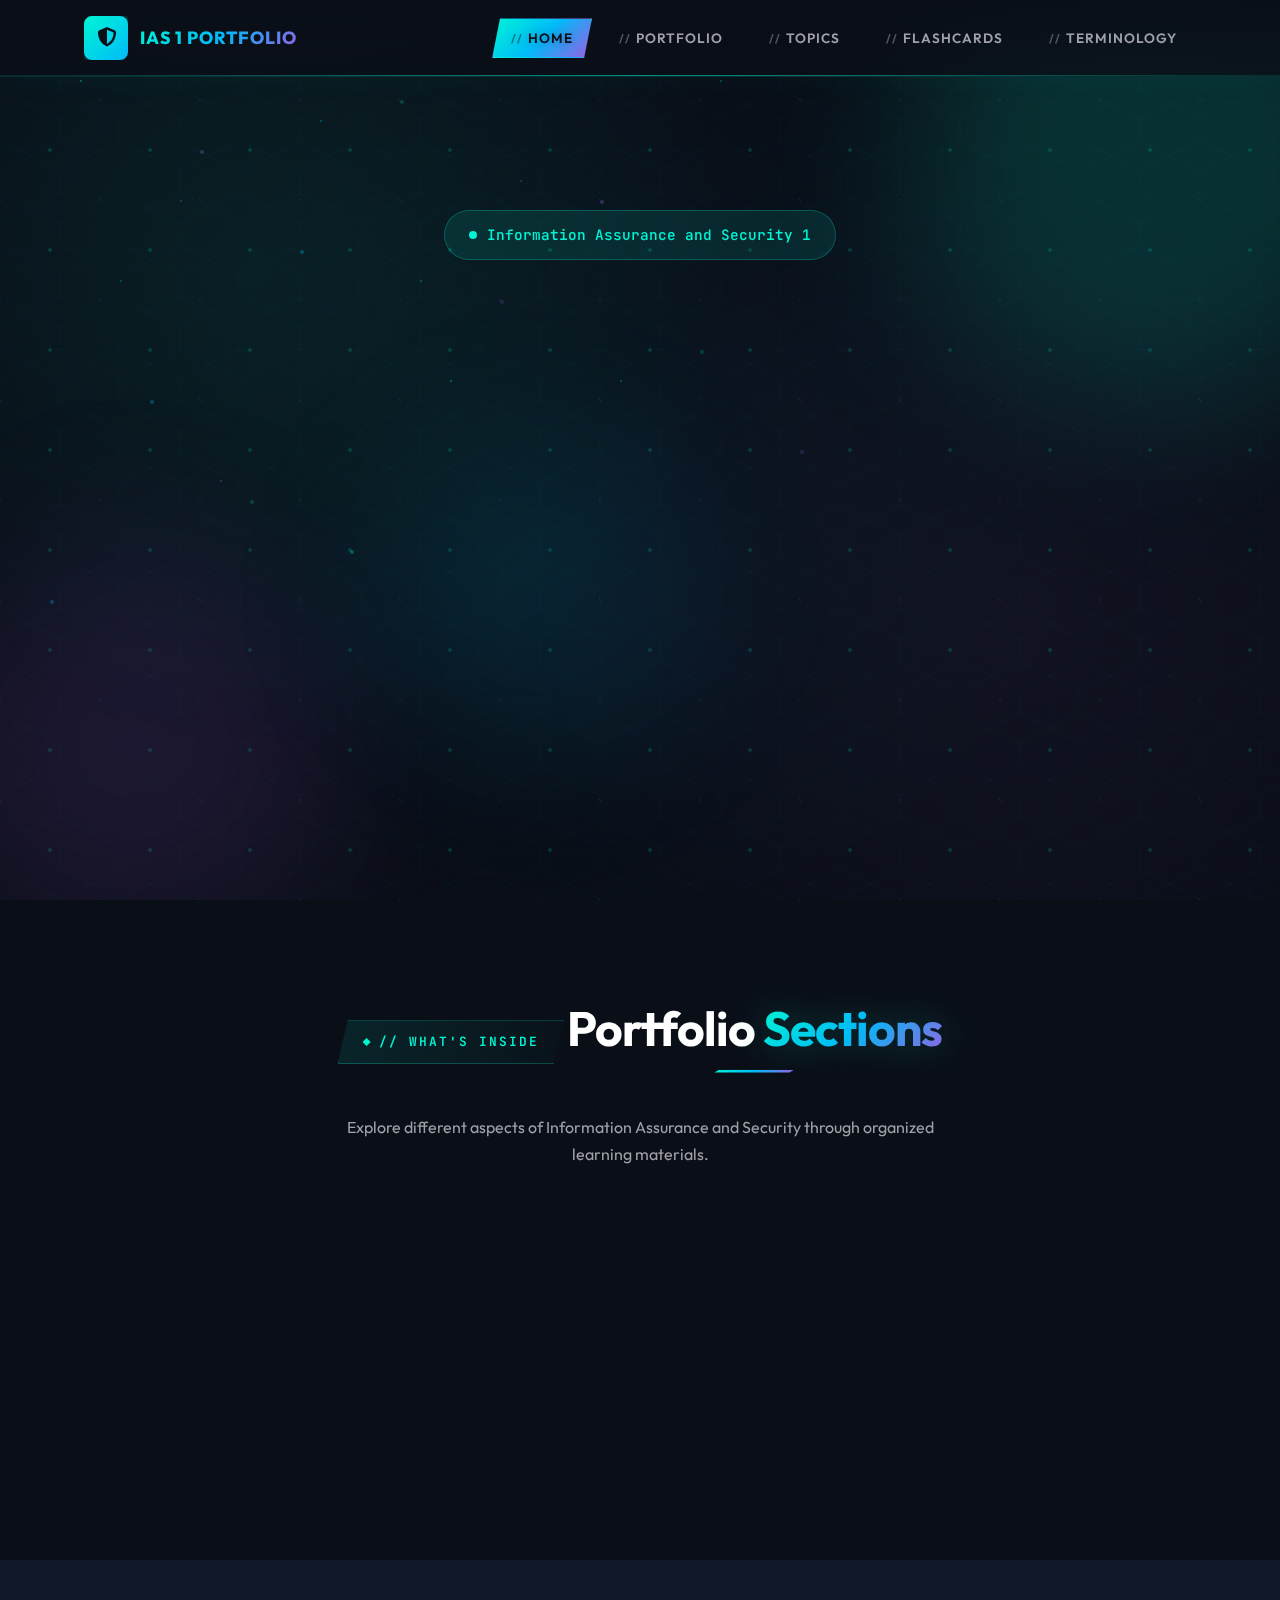
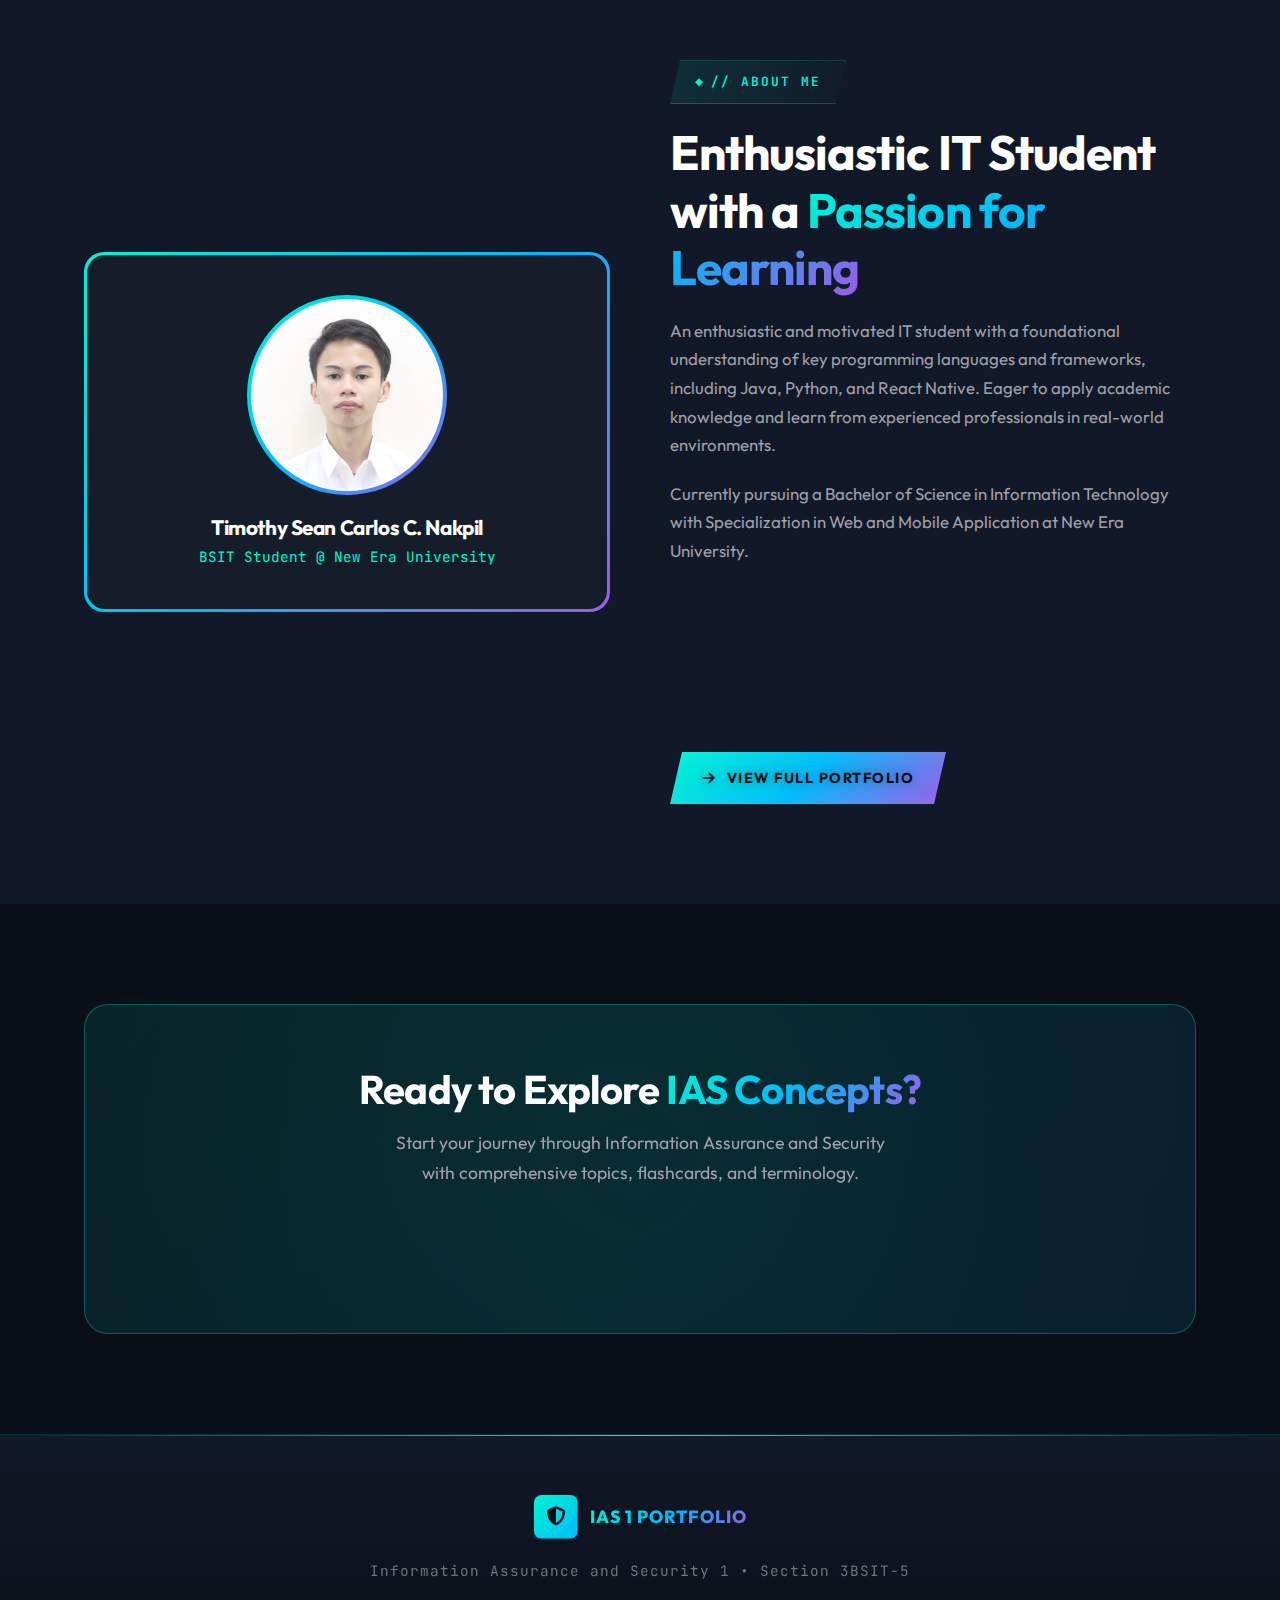
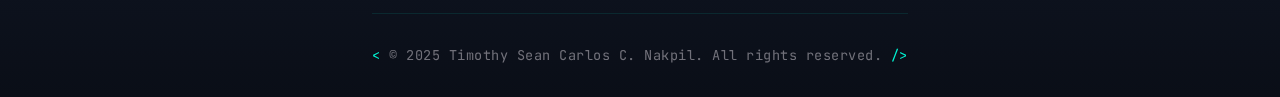
<file: index.html>
<!DOCTYPE html>
<html lang="en">
<head>
    <meta charset="UTF-8">
    <meta name="viewport" content="width=device-width, initial-scale=1.0">
    <title>Timothy Sean Carlos C. Nakpil | IAS 1 Portfolio</title>
    <link rel="stylesheet" href="styles.css">
    <link rel="stylesheet" href="https://cdnjs.cloudflare.com/ajax/libs/font-awesome/6.4.0/css/all.min.css">
    <style>
        /* Hero Section - Landing Page Specific */
        .hero {
            min-height: 100vh;
            display: flex;
            align-items: center;
            justify-content: center;
            position: relative;
            padding-top: 80px;
            overflow: hidden;
        }

        .hero-bg {
            position: absolute;
            top: 0;
            left: 0;
            width: 100%;
            height: 100%;
            z-index: -1;
        }

        .hero-orb {
            position: absolute;
            border-radius: 50%;
            filter: blur(80px);
            animation: float 8s ease-in-out infinite;
        }

        .hero-orb-1 {
            width: 500px;
            height: 500px;
            background: rgba(0, 245, 212, 0.15);
            top: -10%;
            right: -10%;
            animation-delay: 0s;
        }

        .hero-orb-2 {
            width: 400px;
            height: 400px;
            background: rgba(155, 93, 229, 0.12);
            bottom: -5%;
            left: -5%;
            animation-delay: 2s;
        }

        .hero-orb-3 {
            width: 300px;
            height: 300px;
            background: rgba(0, 187, 249, 0.1);
            top: 50%;
            left: 30%;
            animation-delay: 4s;
        }

        .hero-content {
            text-align: center;
            max-width: 900px;
            padding: 0 20px;
        }

        .hero-badge {
            display: inline-flex;
            align-items: center;
            gap: 10px;
            padding: 12px 24px;
            background: rgba(0, 245, 212, 0.1);
            border: 1px solid rgba(0, 245, 212, 0.25);
            border-radius: 50px;
            margin-bottom: 30px;
            animation: fadeInUp 0.8s ease forwards;
        }

        .hero-badge-dot {
            width: 8px;
            height: 8px;
            background: var(--accent-primary);
            border-radius: 50%;
            animation: pulse 2s ease infinite;
        }

        .hero-badge-text {
            font-family: 'JetBrains Mono', monospace;
            font-size: 0.9rem;
            color: var(--accent-primary);
            font-weight: 500;
        }

        .hero-title {
            font-size: clamp(2.5rem, 7vw, 5rem);
            font-weight: 800;
            margin-bottom: 10px;
            opacity: 0;
            animation: fadeInUp 0.8s ease 0.2s forwards;
            line-height: 1.1;
        }

        .hero-title .name {
            display: block;
            background: var(--gradient-primary);
            -webkit-background-clip: text;
            -webkit-text-fill-color: transparent;
            background-clip: text;
        }

        .hero-section-badge {
            display: inline-block;
            padding: 10px 24px;
            background: var(--bg-card);
            border: var(--border-subtle);
            border-radius: 8px;
            font-family: 'JetBrains Mono', monospace;
            font-size: 1.1rem;
            color: var(--text-secondary);
            margin-bottom: 30px;
            opacity: 0;
            animation: fadeInUp 0.8s ease 0.3s forwards;
        }

        .hero-subtitle {
            font-size: 1.4rem;
            color: var(--text-secondary);
            margin-bottom: 20px;
            font-weight: 400;
            opacity: 0;
            animation: fadeInUp 0.8s ease 0.4s forwards;
        }

        .hero-desc {
            font-size: 1.1rem;
            color: var(--text-muted);
            margin-bottom: 40px;
            max-width: 650px;
            margin-left: auto;
            margin-right: auto;
            opacity: 0;
            animation: fadeInUp 0.8s ease 0.5s forwards;
        }

        .hero-buttons {
            display: flex;
            gap: 20px;
            justify-content: center;
            flex-wrap: wrap;
            opacity: 0;
            animation: fadeInUp 0.8s ease 0.6s forwards;
        }

        .hero-scroll {
            position: absolute;
            bottom: 40px;
            left: 50%;
            transform: translateX(-50%);
            display: flex;
            flex-direction: column;
            align-items: center;
            gap: 10px;
            color: var(--text-muted);
            font-size: 0.85rem;
            opacity: 0;
            animation: fadeInUp 0.8s ease 0.8s forwards;
        }

        .hero-scroll-icon {
            width: 30px;
            height: 50px;
            border: 2px solid rgba(255, 255, 255, 0.2);
            border-radius: 25px;
            display: flex;
            justify-content: center;
            padding-top: 8px;
        }

        .hero-scroll-dot {
            width: 6px;
            height: 6px;
            background: var(--accent-primary);
            border-radius: 50%;
            animation: scrollBounce 2s ease-in-out infinite;
        }

        @keyframes scrollBounce {
            0%, 100% { transform: translateY(0); opacity: 1; }
            50% { transform: translateY(15px); opacity: 0.3; }
        }

        /* Features Section */
        .features {
            padding: 100px 0;
        }

        .features-grid {
            display: grid;
            grid-template-columns: repeat(4, 1fr);
            gap: 30px;
        }

        .feature-card {
            background: var(--bg-card);
            border: var(--border-subtle);
            border-radius: 16px;
            padding: 30px;
            text-align: center;
            transition: var(--transition-normal);
            position: relative;
            overflow: hidden;
        }

        .feature-card::before {
            content: '';
            position: absolute;
            top: 0;
            left: 0;
            width: 100%;
            height: 3px;
            background: var(--gradient-primary);
            transform: scaleX(0);
            transition: var(--transition-normal);
        }

        .feature-card:hover::before {
            transform: scaleX(1);
        }

        .feature-card:hover {
            transform: translateY(-5px);
            border-color: rgba(0, 245, 212, 0.2);
        }

        .feature-icon {
            width: 70px;
            height: 70px;
            margin: 0 auto 20px;
            background: rgba(0, 245, 212, 0.1);
            border-radius: 16px;
            display: flex;
            align-items: center;
            justify-content: center;
            font-size: 1.8rem;
            color: var(--accent-primary);
        }

        .feature-card:nth-child(2) .feature-icon {
            background: rgba(155, 93, 229, 0.1);
            color: var(--accent-tertiary);
        }

        .feature-card:nth-child(3) .feature-icon {
            background: rgba(0, 187, 249, 0.1);
            color: var(--accent-secondary);
        }

        .feature-card:nth-child(4) .feature-icon {
            background: rgba(241, 91, 181, 0.1);
            color: var(--accent-warm);
        }

        .feature-card h3 {
            font-size: 1.1rem;
            margin-bottom: 10px;
        }

        .feature-card p {
            font-size: 0.9rem;
            color: var(--text-muted);
        }

        /* About Preview Section */
        .about-preview {
            padding: 100px 0;
            background: var(--bg-secondary);
        }

        .about-grid {
            display: grid;
            grid-template-columns: 1fr 1fr;
            gap: 60px;
            align-items: center;
        }

        .about-image {
            position: relative;
        }

        .about-image-frame {
            position: relative;
            border-radius: 20px;
            overflow: hidden;
            background: var(--gradient-primary);
            padding: 3px;
        }

        .about-image-inner {
            background: var(--bg-card);
            border-radius: 18px;
            padding: 40px;
            text-align: center;
        }

        .about-avatar {
            width: 200px;
            height: 200px;
            border-radius: 50%;
            background: var(--gradient-primary);
            margin: 0 auto 20px;
            display: flex;
            align-items: center;
            justify-content: center;
            padding: 4px;
            overflow: hidden;
        }

        .about-avatar img {
            width: 100%;
            height: 100%;
            border-radius: 50%;
            object-fit: cover;
            object-position: center top;
        }

        .about-name {
            font-size: 1.3rem;
            margin-bottom: 5px;
        }

        .about-role {
            color: var(--accent-primary);
            font-family: 'JetBrains Mono', monospace;
            font-size: 0.9rem;
        }

        .about-content h2 {
            margin-bottom: 20px;
        }

        .about-content h2 span {
            background: var(--gradient-primary);
            -webkit-background-clip: text;
            -webkit-text-fill-color: transparent;
            background-clip: text;
        }

        .about-text {
            margin-bottom: 20px;
            font-size: 1.05rem;
        }

        .about-stats {
            display: grid;
            grid-template-columns: repeat(3, 1fr);
            gap: 20px;
            margin-top: 30px;
        }

        .stat-item {
            text-align: center;
            padding: 20px;
            background: var(--bg-card);
            border-radius: 12px;
            border: var(--border-subtle);
        }

        .stat-number {
            font-size: 2rem;
            font-weight: 800;
            background: var(--gradient-primary);
            -webkit-background-clip: text;
            -webkit-text-fill-color: transparent;
            background-clip: text;
        }

        .stat-label {
            font-size: 0.85rem;
            color: var(--text-muted);
            margin-top: 5px;
        }

        /* CTA Section */
        .cta-section {
            padding: 100px 0;
            text-align: center;
        }

        .cta-card {
            background: var(--gradient-glow);
            border: var(--border-accent);
            border-radius: 24px;
            padding: 60px 40px;
            position: relative;
            overflow: hidden;
        }

        .cta-card::before {
            content: '';
            position: absolute;
            top: -50%;
            left: -50%;
            width: 200%;
            height: 200%;
            background: radial-gradient(circle, rgba(0, 245, 212, 0.05) 0%, transparent 50%);
            animation: rotate 20s linear infinite;
        }

        @keyframes rotate {
            from { transform: rotate(0deg); }
            to { transform: rotate(360deg); }
        }

        .cta-content {
            position: relative;
            z-index: 1;
        }

        .cta-title {
            font-size: 2.5rem;
            margin-bottom: 15px;
        }

        .cta-desc {
            font-size: 1.1rem;
            color: var(--text-secondary);
            margin-bottom: 30px;
            max-width: 500px;
            margin-left: auto;
            margin-right: auto;
        }

        /* Responsive */
        @media (max-width: 992px) {
            .features-grid {
                grid-template-columns: repeat(2, 1fr);
            }

            .about-grid {
                grid-template-columns: 1fr;
                gap: 40px;
            }

            .about-image {
                order: -1;
            }
        }

        @media (max-width: 768px) {
            .hero-title {
                font-size: 2.5rem;
            }

            .hero-subtitle {
                font-size: 1.1rem;
            }

            .hero-buttons {
                flex-direction: column;
                align-items: center;
            }

            .features-grid {
                grid-template-columns: 1fr;
            }

            .about-stats {
                grid-template-columns: 1fr;
            }
        }
    </style>
</head>
<body>
    <!-- Background Effects - Cybernetic Style -->
    <div class="bg-pattern"></div>
    <div class="grid-overlay"></div>
    <div class="cyber-particles"></div>

    <!-- Navigation -->
    <nav class="navbar">
        <div class="container nav-content">
            <a href="index.html" class="nav-logo">
                <div class="nav-logo-icon">
                    <i class="fas fa-shield-halved"></i>
                </div>
                <span class="nav-logo-text">IAS 1 Portfolio</span>
            </a>
            <ul class="nav-menu" id="navMenu">
                <li><a href="index.html" class="nav-link active">Home</a></li>
                <li><a href="portfolio.html" class="nav-link">Portfolio</a></li>
                <li><a href="topics.html" class="nav-link">Topics</a></li>
                <li><a href="flashcards.html" class="nav-link">Flashcards</a></li>
                <li><a href="terminology.html" class="nav-link">Terminology</a></li>
            </ul>
            <div class="nav-toggle" id="navToggle">
                <span></span>
                <span></span>
                <span></span>
            </div>
        </div>
    </nav>

    <!-- Hero Section -->
    <section class="hero">
        <div class="hero-bg">
            <div class="hero-orb hero-orb-1"></div>
            <div class="hero-orb hero-orb-2"></div>
            <div class="hero-orb hero-orb-3"></div>
        </div>
        
        <div class="hero-content">
            <div class="hero-badge">
                <div class="hero-badge-dot"></div>
                <span class="hero-badge-text">Information Assurance and Security 1</span>
            </div>
            
            <h1 class="hero-title">
                <span class="name">Timothy Sean Carlos C. Nakpil</span>
            </h1>
            
            <div class="hero-section-badge">
                <i class="fas fa-graduation-cap"></i>&nbsp;&nbsp;Section 3BSIT-5
            </div>
            
            <p class="hero-subtitle">
                IT Student • Web & Mobile Developer • Security Enthusiast
            </p>
            
            <p class="hero-desc">
                Exploring the world of Information Assurance and Security through comprehensive study of cybersecurity concepts, risk management, and modern security practices.
            </p>
            
            <div class="hero-buttons">
                <a href="portfolio.html" class="btn btn-primary">
                    <i class="fas fa-user"></i>
                    View Portfolio
                </a>
                <a href="topics.html" class="btn btn-secondary">
                    <i class="fas fa-book"></i>
                    Explore Topics
                </a>
            </div>
        </div>
        
        <div class="hero-scroll">
            <div class="hero-scroll-icon">
                <div class="hero-scroll-dot"></div>
            </div>
            <span>Scroll to explore</span>
        </div>
    </section>

    <!-- Features Section -->
    <section class="features">
        <div class="container">
            <div class="section-header">
                <span class="section-tag">// WHAT'S INSIDE</span>
                <h2 class="section-title">Portfolio <span>Sections</span></h2>
                <p class="section-desc">Explore different aspects of Information Assurance and Security through organized learning materials.</p>
            </div>
            
            <div class="features-grid">
                <a href="portfolio.html" class="feature-card">
                    <div class="feature-icon">
                        <i class="fas fa-user-tie"></i>
                    </div>
                    <h3>Portfolio</h3>
                    <p>Professional resume, skills, projects and experience</p>
                </a>
                
                <a href="topics.html" class="feature-card">
                    <div class="feature-icon">
                        <i class="fas fa-layer-group"></i>
                    </div>
                    <h3>Topic Explanations</h3>
                    <p>In-depth coverage of IAS core concepts</p>
                </a>
                
                <a href="flashcards.html" class="feature-card">
                    <div class="feature-icon">
                        <i class="fas fa-clone"></i>
                    </div>
                    <h3>Flashcards</h3>
                    <p>Interactive cards for studying key concepts</p>
                </a>
                
                <a href="terminology.html" class="feature-card">
                    <div class="feature-icon">
                        <i class="fas fa-spell-check"></i>
                    </div>
                    <h3>Key Terms</h3>
                    <p>Essential vocabulary and definitions</p>
                </a>
            </div>
        </div>
    </section>

    <!-- About Preview Section -->
    <section class="about-preview">
        <div class="container">
            <div class="about-grid">
                <div class="about-image">
                    <div class="about-image-frame">
                        <div class="about-image-inner">
                            <div class="about-avatar">
                            <img src="images/timothy.jpg" alt="Timothy Sean Carlos C. Nakpil">
                        </div>
                            <h3 class="about-name">Timothy Sean Carlos C. Nakpil</h3>
                            <p class="about-role">BSIT Student @ New Era University</p>
                        </div>
                    </div>
                </div>
                
                <div class="about-content">
                    <span class="section-tag">// ABOUT ME</span>
                    <h2>Enthusiastic IT Student with a <span>Passion for Learning</span></h2>
                    <p class="about-text">
                        An enthusiastic and motivated IT student with a foundational understanding of key programming languages and frameworks, including Java, Python, and React Native. Eager to apply academic knowledge and learn from experienced professionals in real-world environments.
                    </p>
                    <p class="about-text">
                        Currently pursuing a Bachelor of Science in Information Technology with Specialization in Web and Mobile Application at New Era University.
                    </p>
                    
                    <div class="about-stats">
                        <div class="stat-item">
                            <div class="stat-number">3+</div>
                            <div class="stat-label">Projects Completed</div>
                        </div>
                        <div class="stat-item">
                            <div class="stat-number">5+</div>
                            <div class="stat-label">Technologies</div>
                        </div>
                        <div class="stat-item">
                            <div class="stat-number">4th</div>
                            <div class="stat-label">Year Student</div>
                        </div>
                    </div>
                    
                    <a href="portfolio.html" class="btn btn-primary mt-4">
                        <i class="fas fa-arrow-right"></i>
                        View Full Portfolio
                    </a>
                </div>
            </div>
        </div>
    </section>

    <!-- CTA Section -->
    <section class="cta-section">
        <div class="container">
            <div class="cta-card">
                <div class="cta-content">
                    <h2 class="cta-title">Ready to Explore <span class="text-gradient">IAS Concepts?</span></h2>
                    <p class="cta-desc">Start your journey through Information Assurance and Security with comprehensive topics, flashcards, and terminology.</p>
                    <div class="hero-buttons">
                        <a href="topics.html" class="btn btn-primary">
                            <i class="fas fa-rocket"></i>
                            Get Started
                        </a>
                        <a href="flashcards.html" class="btn btn-secondary">
                            <i class="fas fa-brain"></i>
                            Test Knowledge
                        </a>
                    </div>
                </div>
            </div>
        </div>
    </section>

    <!-- Footer -->
    <footer class="footer">
        <div class="container footer-content">
            <div class="footer-logo">
                <div class="nav-logo-icon">
                    <i class="fas fa-shield-halved"></i>
                </div>
                <span class="nav-logo-text">IAS 1 Portfolio</span>
            </div>
            <p class="footer-text">Information Assurance and Security 1 • Section 3BSIT-5</p>
            <p class="footer-bottom">© 2025 Timothy Sean Carlos C. Nakpil. All rights reserved.</p>
        </div>
    </footer>

    <script>
        // Navbar scroll effect
        const navbar = document.querySelector('.navbar');
        window.addEventListener('scroll', () => {
            if (window.scrollY > 50) {
                navbar.classList.add('scrolled');
            } else {
                navbar.classList.remove('scrolled');
            }
        });

        // Mobile navigation toggle
        const navToggle = document.getElementById('navToggle');
        const navMenu = document.getElementById('navMenu');

        navToggle.addEventListener('click', () => {
            navToggle.classList.toggle('active');
            navMenu.classList.toggle('active');
        });

        // Close mobile menu on link click
        document.querySelectorAll('.nav-link').forEach(link => {
            link.addEventListener('click', () => {
                navToggle.classList.remove('active');
                navMenu.classList.remove('active');
            });
        });

        // Intersection Observer for animations
        const observerOptions = {
            threshold: 0.1,
            rootMargin: '0px 0px -50px 0px'
        };

        const observer = new IntersectionObserver((entries) => {
            entries.forEach(entry => {
                if (entry.isIntersecting) {
                    entry.target.style.opacity = '1';
                    entry.target.style.transform = 'translateY(0)';
                }
            });
        }, observerOptions);

        document.querySelectorAll('.feature-card, .stat-item, .card').forEach(el => {
            el.style.opacity = '0';
            el.style.transform = 'translateY(30px)';
            el.style.transition = 'all 0.6s ease';
            observer.observe(el);
        });
    </script>
</body>
</html>
</file>
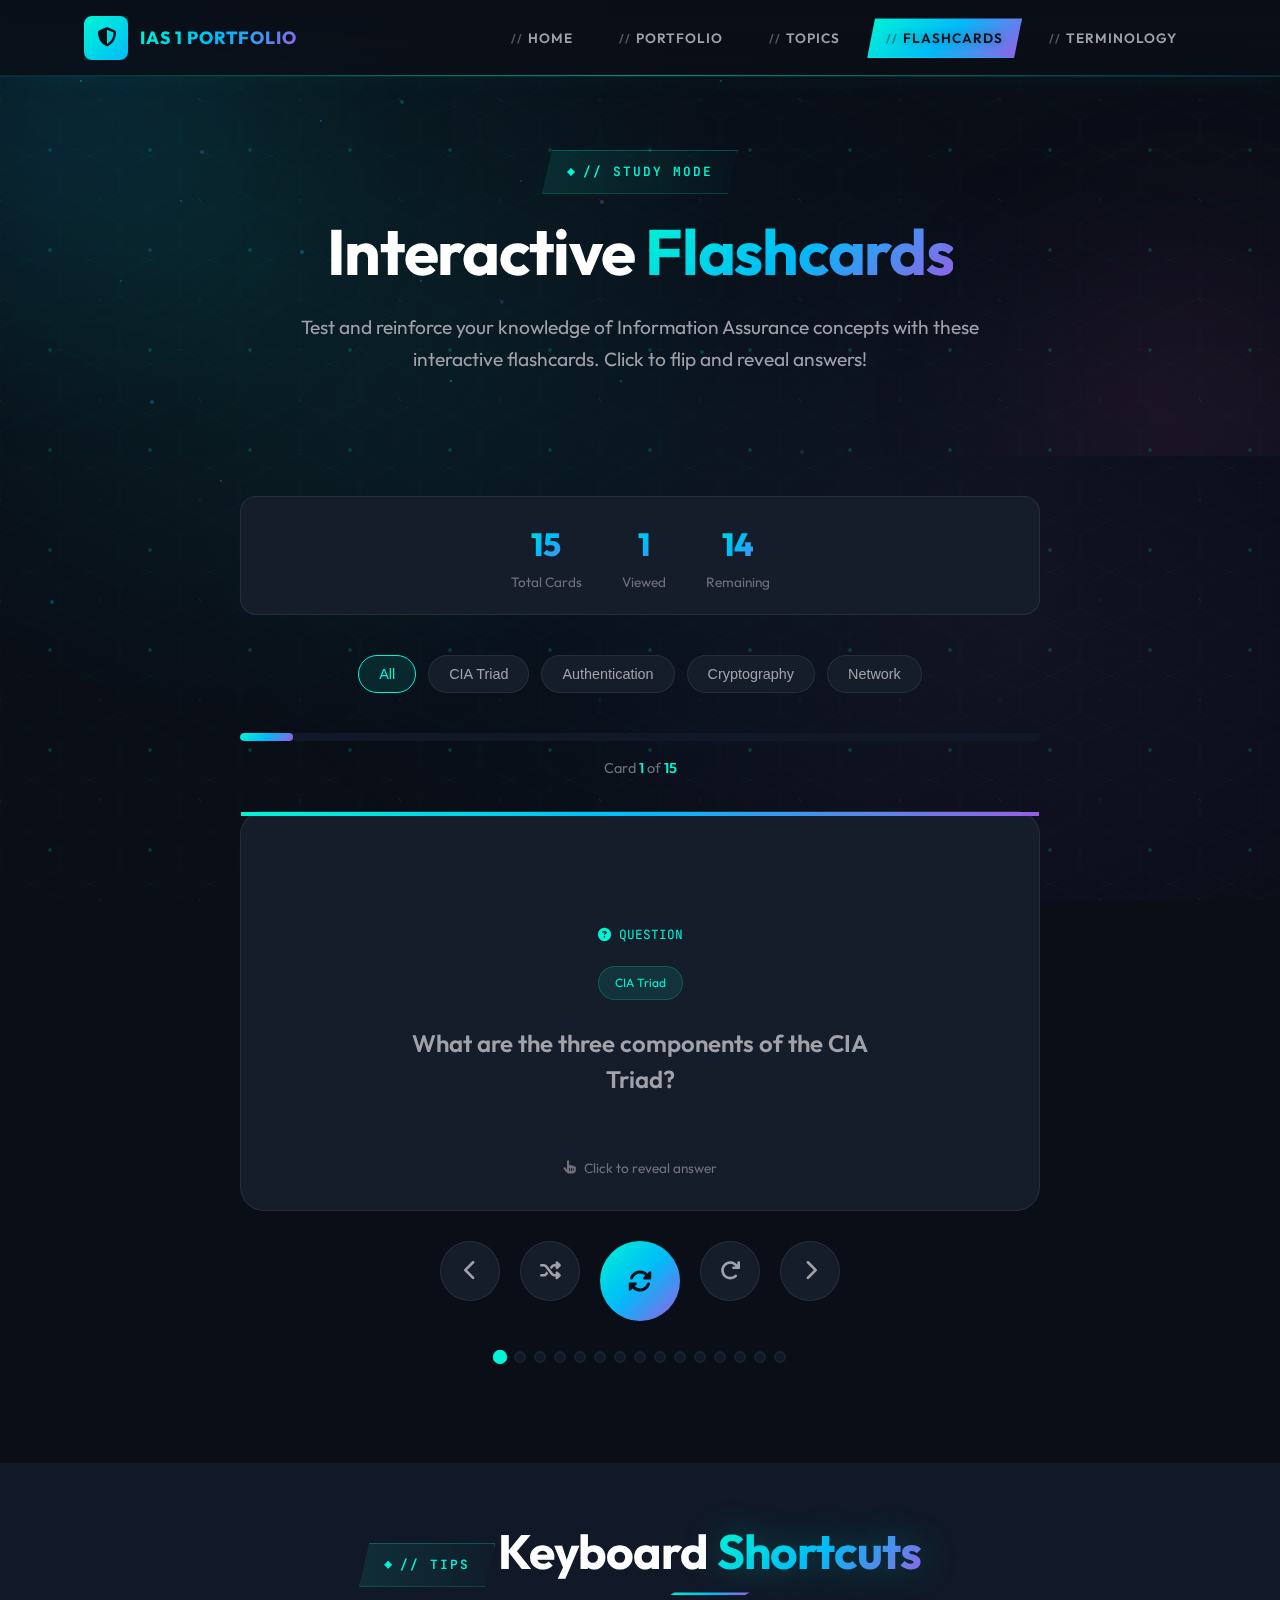
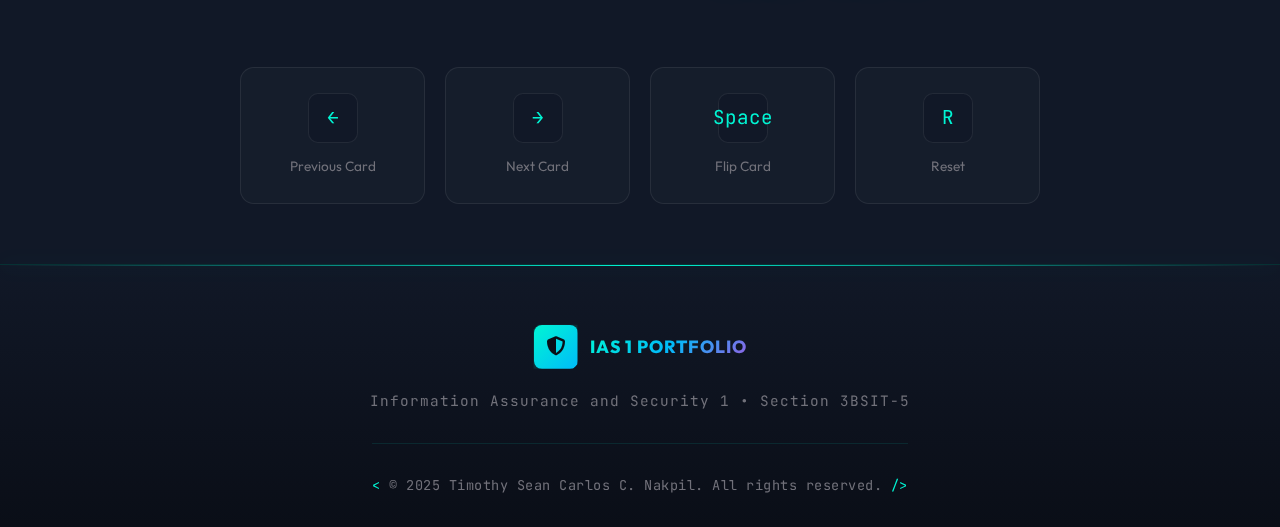
<file: flashcards.html>
<!DOCTYPE html>
<html lang="en">
<head>
    <meta charset="UTF-8">
    <meta name="viewport" content="width=device-width, initial-scale=1.0">
    <title>Flashcards | Timothy Sean Carlos C. Nakpil</title>
    <link rel="stylesheet" href="styles.css">
    <link rel="stylesheet" href="https://cdnjs.cloudflare.com/ajax/libs/font-awesome/6.4.0/css/all.min.css">
    <style>
        /* Flashcards Page Specific Styles */
        .page-header {
            padding: 150px 0 80px;
            text-align: center;
            position: relative;
            overflow: hidden;
        }

        .page-header-bg {
            position: absolute;
            top: 0;
            left: 0;
            width: 100%;
            height: 100%;
            z-index: -1;
        }

        .page-header-orb {
            position: absolute;
            border-radius: 50%;
            filter: blur(100px);
        }

        .page-header-orb-1 {
            width: 400px;
            height: 400px;
            background: rgba(0, 187, 249, 0.1);
            top: -20%;
            left: -10%;
        }

        .page-header-orb-2 {
            width: 300px;
            height: 300px;
            background: rgba(241, 91, 181, 0.08);
            bottom: -20%;
            right: -5%;
        }

        .page-title {
            font-size: clamp(2.5rem, 5vw, 4rem);
            margin-bottom: 20px;
        }

        .page-subtitle {
            font-size: 1.2rem;
            color: var(--text-secondary);
            max-width: 700px;
            margin: 0 auto;
        }

        /* Flashcard Container */
        .flashcard-section {
            padding: 40px 0 100px;
        }

        .flashcard-container {
            max-width: 800px;
            margin: 0 auto;
        }

        /* Stats Bar */
        .stats-bar {
            display: flex;
            justify-content: center;
            gap: 40px;
            margin-bottom: 40px;
            padding: 20px;
            background: var(--bg-card);
            border: var(--border-subtle);
            border-radius: 16px;
        }

        .stat-item {
            text-align: center;
        }

        .stat-value {
            font-size: 2rem;
            font-weight: 800;
            background: var(--gradient-primary);
            -webkit-background-clip: text;
            -webkit-text-fill-color: transparent;
            background-clip: text;
        }

        .stat-label {
            font-size: 0.85rem;
            color: var(--text-muted);
        }

        /* Flashcard */
        .flashcard-wrapper {
            perspective: 1000px;
            margin-bottom: 30px;
        }

        .flashcard {
            width: 100%;
            height: 400px;
            position: relative;
            transform-style: preserve-3d;
            transition: transform 0.6s cubic-bezier(0.4, 0, 0.2, 1);
            cursor: pointer;
        }

        .flashcard.flipped {
            transform: rotateY(180deg);
        }

        .flashcard-face {
            position: absolute;
            width: 100%;
            height: 100%;
            backface-visibility: hidden;
            border-radius: 24px;
            display: flex;
            flex-direction: column;
            align-items: center;
            justify-content: center;
            padding: 40px;
            text-align: center;
        }

        .flashcard-front {
            background: var(--bg-card);
            border: var(--border-subtle);
        }

        .flashcard-front::before {
            content: '';
            position: absolute;
            top: 0;
            left: 0;
            width: 100%;
            height: 4px;
            background: var(--gradient-primary);
        }

        .flashcard-back {
            background: linear-gradient(135deg, rgba(0, 245, 212, 0.15) 0%, rgba(0, 187, 249, 0.15) 50%, rgba(155, 93, 229, 0.15) 100%);
            border: 2px solid rgba(0, 245, 212, 0.3);
            transform: rotateY(180deg);
        }

        .card-label {
            font-family: 'JetBrains Mono', monospace;
            font-size: 0.8rem;
            color: var(--accent-primary);
            margin-bottom: 20px;
            display: flex;
            align-items: center;
            gap: 8px;
        }

        .card-category {
            padding: 6px 16px;
            background: rgba(0, 245, 212, 0.1);
            border: 1px solid rgba(0, 245, 212, 0.2);
            border-radius: 20px;
            font-size: 0.75rem;
            color: var(--accent-primary);
            margin-bottom: 25px;
        }

        .card-question {
            font-size: 1.5rem;
            font-weight: 600;
            line-height: 1.5;
            max-width: 500px;
        }

        .card-answer {
            font-size: 1.3rem;
            line-height: 1.6;
            color: var(--text-primary);
            max-width: 550px;
        }

        .card-hint {
            position: absolute;
            bottom: 30px;
            display: flex;
            align-items: center;
            gap: 8px;
            color: var(--text-muted);
            font-size: 0.85rem;
        }

        .card-hint i {
            animation: pulse 2s infinite;
        }

        /* Controls */
        .flashcard-controls {
            display: flex;
            justify-content: center;
            gap: 20px;
            margin-bottom: 30px;
        }

        .control-btn {
            width: 60px;
            height: 60px;
            border-radius: 50%;
            border: var(--border-subtle);
            background: var(--bg-card);
            color: var(--text-secondary);
            font-size: 1.3rem;
            cursor: pointer;
            transition: var(--transition-normal);
            display: flex;
            align-items: center;
            justify-content: center;
        }

        .control-btn:hover {
            border-color: var(--accent-primary);
            color: var(--accent-primary);
            transform: scale(1.1);
        }

        .control-btn.flip-btn {
            width: 80px;
            height: 80px;
            background: var(--gradient-primary);
            color: var(--bg-primary);
            border: none;
            font-size: 1.5rem;
        }

        .control-btn.flip-btn:hover {
            transform: scale(1.1);
            box-shadow: 0 10px 30px rgba(0, 245, 212, 0.3);
        }

        /* Progress */
        .progress-container {
            margin-bottom: 30px;
        }

        .progress-bar {
            height: 8px;
            background: var(--bg-secondary);
            border-radius: 10px;
            overflow: hidden;
            margin-bottom: 15px;
        }

        .progress-fill {
            height: 100%;
            background: var(--gradient-primary);
            border-radius: 10px;
            transition: width 0.3s ease;
        }

        .progress-text {
            text-align: center;
            color: var(--text-muted);
            font-size: 0.9rem;
        }

        .progress-text span {
            color: var(--accent-primary);
            font-weight: 600;
        }

        /* Navigation Dots */
        .card-dots {
            display: flex;
            justify-content: center;
            gap: 8px;
            flex-wrap: wrap;
            max-width: 400px;
            margin: 0 auto;
        }

        .card-dot {
            width: 12px;
            height: 12px;
            border-radius: 50%;
            background: var(--bg-secondary);
            border: 2px solid var(--bg-tertiary);
            cursor: pointer;
            transition: var(--transition-normal);
        }

        .card-dot:hover {
            background: rgba(0, 245, 212, 0.3);
        }

        .card-dot.active {
            background: var(--accent-primary);
            border-color: var(--accent-primary);
            transform: scale(1.2);
        }

        .card-dot.viewed {
            background: rgba(0, 245, 212, 0.3);
            border-color: rgba(0, 245, 212, 0.5);
        }

        /* Category Filter */
        .category-filter {
            display: flex;
            justify-content: center;
            gap: 12px;
            margin-bottom: 40px;
            flex-wrap: wrap;
        }

        .filter-btn {
            padding: 10px 20px;
            background: var(--bg-card);
            border: var(--border-subtle);
            border-radius: 30px;
            color: var(--text-secondary);
            font-size: 0.9rem;
            cursor: pointer;
            transition: var(--transition-normal);
        }

        .filter-btn:hover {
            border-color: rgba(0, 245, 212, 0.3);
            color: var(--text-primary);
        }

        .filter-btn.active {
            background: rgba(0, 245, 212, 0.1);
            border-color: var(--accent-primary);
            color: var(--accent-primary);
        }

        /* Keyboard Shortcuts */
        .shortcuts-section {
            padding: 60px 0;
            background: var(--bg-secondary);
        }

        .shortcuts-grid {
            display: grid;
            grid-template-columns: repeat(4, 1fr);
            gap: 20px;
            max-width: 800px;
            margin: 0 auto;
        }

        .shortcut-item {
            text-align: center;
            padding: 25px;
            background: var(--bg-card);
            border: var(--border-subtle);
            border-radius: 14px;
        }

        .shortcut-key {
            display: inline-flex;
            align-items: center;
            justify-content: center;
            width: 50px;
            height: 50px;
            background: var(--bg-secondary);
            border: var(--border-subtle);
            border-radius: 10px;
            font-family: 'JetBrains Mono', monospace;
            font-size: 1.2rem;
            color: var(--accent-primary);
            margin-bottom: 12px;
        }

        .shortcut-desc {
            font-size: 0.85rem;
            color: var(--text-muted);
        }

        /* Responsive */
        @media (max-width: 768px) {
            .stats-bar {
                flex-wrap: wrap;
                gap: 20px;
            }

            .flashcard {
                height: 350px;
            }

            .card-question {
                font-size: 1.2rem;
            }

            .card-answer {
                font-size: 1.1rem;
            }

            .flashcard-controls {
                gap: 15px;
            }

            .control-btn {
                width: 50px;
                height: 50px;
            }

            .control-btn.flip-btn {
                width: 65px;
                height: 65px;
            }

            .shortcuts-grid {
                grid-template-columns: repeat(2, 1fr);
            }

            .category-filter {
                gap: 8px;
            }

            .filter-btn {
                padding: 8px 16px;
                font-size: 0.85rem;
            }
        }
    </style>
</head>
<body>
    <!-- Background Effects - Cybernetic Style -->
    <div class="bg-pattern"></div>
    <div class="grid-overlay"></div>
    <div class="cyber-particles"></div>

    <!-- Navigation -->
    <nav class="navbar">
        <div class="container nav-content">
            <a href="index.html" class="nav-logo">
                <div class="nav-logo-icon">
                    <i class="fas fa-shield-halved"></i>
                </div>
                <span class="nav-logo-text">IAS 1 Portfolio</span>
            </a>
            <ul class="nav-menu" id="navMenu">
                <li><a href="index.html" class="nav-link">Home</a></li>
                <li><a href="portfolio.html" class="nav-link">Portfolio</a></li>
                <li><a href="topics.html" class="nav-link">Topics</a></li>
                <li><a href="flashcards.html" class="nav-link active">Flashcards</a></li>
                <li><a href="terminology.html" class="nav-link">Terminology</a></li>
            </ul>
            <div class="nav-toggle" id="navToggle">
                <span></span>
                <span></span>
                <span></span>
            </div>
        </div>
    </nav>

    <!-- Page Header -->
    <section class="page-header">
        <div class="page-header-bg">
            <div class="page-header-orb page-header-orb-1"></div>
            <div class="page-header-orb page-header-orb-2"></div>
        </div>
        <div class="container">
            <span class="section-tag">// STUDY MODE</span>
            <h1 class="page-title">Interactive <span class="text-gradient">Flashcards</span></h1>
            <p class="page-subtitle">Test and reinforce your knowledge of Information Assurance concepts with these interactive flashcards. Click to flip and reveal answers!</p>
        </div>
    </section>

    <!-- Flashcard Section -->
    <section class="flashcard-section">
        <div class="container">
            <div class="flashcard-container">
                <!-- Stats Bar -->
                <div class="stats-bar">
                    <div class="stat-item">
                        <div class="stat-value" id="totalCards">15</div>
                        <div class="stat-label">Total Cards</div>
                    </div>
                    <div class="stat-item">
                        <div class="stat-value" id="viewedCards">0</div>
                        <div class="stat-label">Viewed</div>
                    </div>
                    <div class="stat-item">
                        <div class="stat-value" id="remainingCards">15</div>
                        <div class="stat-label">Remaining</div>
                    </div>
                </div>

                <!-- Category Filter -->
                <div class="category-filter">
                    <button class="filter-btn active" data-category="all">All</button>
                    <button class="filter-btn" data-category="cia">CIA Triad</button>
                    <button class="filter-btn" data-category="auth">Authentication</button>
                    <button class="filter-btn" data-category="crypto">Cryptography</button>
                    <button class="filter-btn" data-category="network">Network</button>
                </div>

                <!-- Progress Bar -->
                <div class="progress-container">
                    <div class="progress-bar">
                        <div class="progress-fill" id="progressFill" style="width: 0%"></div>
                    </div>
                    <div class="progress-text">
                        Card <span id="currentNum">1</span> of <span id="totalNum">15</span>
                    </div>
                </div>

                <!-- Flashcard -->
                <div class="flashcard-wrapper">
                    <div class="flashcard" id="flashcard">
                        <div class="flashcard-face flashcard-front">
                            <div class="card-label">
                                <i class="fas fa-question-circle"></i>
                                QUESTION
                            </div>
                            <div class="card-category" id="cardCategory">CIA Triad</div>
                            <p class="card-question" id="cardQuestion">What are the three components of the CIA Triad?</p>
                            <div class="card-hint">
                                <i class="fas fa-hand-pointer"></i>
                                Click to reveal answer
                            </div>
                        </div>
                        <div class="flashcard-face flashcard-back">
                            <div class="card-label">
                                <i class="fas fa-check-circle"></i>
                                ANSWER
                            </div>
                            <p class="card-answer" id="cardAnswer">Confidentiality, Integrity, and Availability - the three core principles of information security.</p>
                        </div>
                    </div>
                </div>

                <!-- Controls -->
                <div class="flashcard-controls">
                    <button class="control-btn" id="prevBtn" title="Previous Card">
                        <i class="fas fa-chevron-left"></i>
                    </button>
                    <button class="control-btn" id="shuffleBtn" title="Shuffle Cards">
                        <i class="fas fa-shuffle"></i>
                    </button>
                    <button class="control-btn flip-btn" id="flipBtn" title="Flip Card">
                        <i class="fas fa-rotate"></i>
                    </button>
                    <button class="control-btn" id="resetBtn" title="Reset Progress">
                        <i class="fas fa-redo"></i>
                    </button>
                    <button class="control-btn" id="nextBtn" title="Next Card">
                        <i class="fas fa-chevron-right"></i>
                    </button>
                </div>

                <!-- Navigation Dots -->
                <div class="card-dots" id="cardDots"></div>
            </div>
        </div>
    </section>

    <!-- Keyboard Shortcuts -->
    <section class="shortcuts-section">
        <div class="container">
            <div class="section-header">
                <span class="section-tag">// TIPS</span>
                <h2 class="section-title">Keyboard <span class="text-gradient">Shortcuts</span></h2>
            </div>
            <div class="shortcuts-grid">
                <div class="shortcut-item">
                    <div class="shortcut-key">←</div>
                    <div class="shortcut-desc">Previous Card</div>
                </div>
                <div class="shortcut-item">
                    <div class="shortcut-key">→</div>
                    <div class="shortcut-desc">Next Card</div>
                </div>
                <div class="shortcut-item">
                    <div class="shortcut-key">Space</div>
                    <div class="shortcut-desc">Flip Card</div>
                </div>
                <div class="shortcut-item">
                    <div class="shortcut-key">R</div>
                    <div class="shortcut-desc">Reset</div>
                </div>
            </div>
        </div>
    </section>

    <!-- Footer -->
    <footer class="footer">
        <div class="container footer-content">
            <div class="footer-logo">
                <div class="nav-logo-icon">
                    <i class="fas fa-shield-halved"></i>
                </div>
                <span class="nav-logo-text">IAS 1 Portfolio</span>
            </div>
            <p class="footer-text">Information Assurance and Security 1 • Section 3BSIT-5</p>
            <p class="footer-bottom">© 2025 Timothy Sean Carlos C. Nakpil. All rights reserved.</p>
        </div>
    </footer>

    <script>
        // Flashcard Data
        const flashcardsData = [
            {
                category: "cia",
                categoryName: "CIA Triad",
                question: "What are the three components of the CIA Triad?",
                answer: "Confidentiality, Integrity, and Availability - the three core principles of information security."
            },
            {
                category: "cia",
                categoryName: "CIA Triad",
                question: "What does Confidentiality mean in information security?",
                answer: "Confidentiality ensures that information is accessible only to those authorized to have access, protecting data from unauthorized disclosure."
            },
            {
                category: "cia",
                categoryName: "CIA Triad",
                question: "What does Integrity mean in information security?",
                answer: "Integrity ensures that information remains accurate, complete, and unaltered except by authorized users through proper channels."
            },
            {
                category: "cia",
                categoryName: "CIA Triad",
                question: "What does Availability mean in information security?",
                answer: "Availability ensures that information and systems are accessible and usable when needed by authorized users."
            },
            {
                category: "auth",
                categoryName: "Authentication",
                question: "What is the difference between Authentication and Authorization?",
                answer: "Authentication verifies WHO you are (identity verification), while Authorization determines WHAT you can do (access permissions)."
            },
            {
                category: "auth",
                categoryName: "Authentication",
                question: "What are the three factors of authentication?",
                answer: "Something you KNOW (password), something you HAVE (token/phone), and something you ARE (biometrics)."
            },
            {
                category: "auth",
                categoryName: "Authentication",
                question: "What is Multi-Factor Authentication (MFA)?",
                answer: "MFA requires two or more authentication factors from different categories, significantly improving security beyond single-factor authentication."
            },
            {
                category: "crypto",
                categoryName: "Cryptography",
                question: "What is the difference between symmetric and asymmetric encryption?",
                answer: "Symmetric uses the same key for encryption and decryption (faster), while asymmetric uses a public/private key pair (more secure for key exchange)."
            },
            {
                category: "crypto",
                categoryName: "Cryptography",
                question: "What is a hash function used for in security?",
                answer: "Hash functions create a fixed-size 'fingerprint' of data for integrity verification. They're one-way functions - you can't reverse them to get the original data."
            },
            {
                category: "crypto",
                categoryName: "Cryptography",
                question: "What is a digital signature?",
                answer: "A digital signature uses asymmetric cryptography to verify the authenticity and integrity of a message, proving it came from the claimed sender and wasn't altered."
            },
            {
                category: "network",
                categoryName: "Network Security",
                question: "What is the purpose of a firewall?",
                answer: "A firewall monitors and controls incoming and outgoing network traffic based on predetermined security rules, acting as a barrier between trusted and untrusted networks."
            },
            {
                category: "network",
                categoryName: "Network Security",
                question: "What is the difference between IDS and IPS?",
                answer: "IDS (Intrusion Detection System) monitors and alerts on suspicious activity, while IPS (Intrusion Prevention System) can also automatically block threats."
            },
            {
                category: "network",
                categoryName: "Network Security",
                question: "What is a VPN and why is it important?",
                answer: "A Virtual Private Network creates an encrypted tunnel over a public network, allowing secure remote access to private networks and protecting data in transit."
            },
            {
                category: "cia",
                categoryName: "Risk Management",
                question: "What is the risk management formula?",
                answer: "Risk = Threat × Vulnerability × Impact. This helps organizations prioritize security investments based on potential damage and likelihood."
            },
            {
                category: "auth",
                categoryName: "Access Control",
                question: "What is Role-Based Access Control (RBAC)?",
                answer: "RBAC assigns permissions based on job roles rather than individual users, simplifying administration and ensuring consistent access policies."
            }
        ];

        let currentIndex = 0;
        let filteredCards = [...flashcardsData];
        let viewedCards = new Set();

        // DOM Elements
        const flashcard = document.getElementById('flashcard');
        const cardQuestion = document.getElementById('cardQuestion');
        const cardAnswer = document.getElementById('cardAnswer');
        const cardCategory = document.getElementById('cardCategory');
        const cardDots = document.getElementById('cardDots');
        const progressFill = document.getElementById('progressFill');
        const currentNum = document.getElementById('currentNum');
        const totalNum = document.getElementById('totalNum');
        const totalCardsEl = document.getElementById('totalCards');
        const viewedCardsEl = document.getElementById('viewedCards');
        const remainingCardsEl = document.getElementById('remainingCards');

        // Initialize
        function init() {
            renderDots();
            updateCard();
            updateStats();
        }

        // Render navigation dots
        function renderDots() {
            cardDots.innerHTML = '';
            filteredCards.forEach((_, index) => {
                const dot = document.createElement('button');
                dot.className = 'card-dot' + (index === currentIndex ? ' active' : '');
                dot.addEventListener('click', () => goToCard(index));
                cardDots.appendChild(dot);
            });
        }

        // Update card content
        function updateCard() {
            const card = filteredCards[currentIndex];
            cardQuestion.textContent = card.question;
            cardAnswer.textContent = card.answer;
            cardCategory.textContent = card.categoryName;
            
            // Reset flip state
            flashcard.classList.remove('flipped');
            
            // Update progress
            const progress = ((currentIndex + 1) / filteredCards.length) * 100;
            progressFill.style.width = progress + '%';
            currentNum.textContent = currentIndex + 1;
            totalNum.textContent = filteredCards.length;
            
            // Update dots
            document.querySelectorAll('.card-dot').forEach((dot, index) => {
                dot.className = 'card-dot';
                if (index === currentIndex) dot.classList.add('active');
                if (viewedCards.has(index)) dot.classList.add('viewed');
            });

            // Mark as viewed
            viewedCards.add(currentIndex);
            updateStats();
        }

        // Update statistics
        function updateStats() {
            totalCardsEl.textContent = filteredCards.length;
            viewedCardsEl.textContent = viewedCards.size;
            remainingCardsEl.textContent = Math.max(0, filteredCards.length - viewedCards.size);
        }

        // Go to specific card
        function goToCard(index) {
            currentIndex = index;
            updateCard();
        }

        // Next card
        function nextCard() {
            currentIndex = (currentIndex + 1) % filteredCards.length;
            updateCard();
        }

        // Previous card
        function prevCard() {
            currentIndex = (currentIndex - 1 + filteredCards.length) % filteredCards.length;
            updateCard();
        }

        // Flip card
        function flipCard() {
            flashcard.classList.toggle('flipped');
        }

        // Shuffle cards
        function shuffleCards() {
            for (let i = filteredCards.length - 1; i > 0; i--) {
                const j = Math.floor(Math.random() * (i + 1));
                [filteredCards[i], filteredCards[j]] = [filteredCards[j], filteredCards[i]];
            }
            currentIndex = 0;
            viewedCards.clear();
            renderDots();
            updateCard();
        }

        // Reset progress
        function resetProgress() {
            currentIndex = 0;
            viewedCards.clear();
            filteredCards = [...flashcardsData];
            document.querySelectorAll('.filter-btn').forEach(btn => {
                btn.classList.remove('active');
                if (btn.dataset.category === 'all') btn.classList.add('active');
            });
            renderDots();
            updateCard();
        }

        // Filter by category
        function filterByCategory(category) {
            if (category === 'all') {
                filteredCards = [...flashcardsData];
            } else {
                filteredCards = flashcardsData.filter(card => card.category === category);
            }
            currentIndex = 0;
            viewedCards.clear();
            renderDots();
            updateCard();
        }

        // Event Listeners
        flashcard.addEventListener('click', flipCard);
        document.getElementById('flipBtn').addEventListener('click', flipCard);
        document.getElementById('nextBtn').addEventListener('click', nextCard);
        document.getElementById('prevBtn').addEventListener('click', prevCard);
        document.getElementById('shuffleBtn').addEventListener('click', shuffleCards);
        document.getElementById('resetBtn').addEventListener('click', resetProgress);

        // Category filter buttons
        document.querySelectorAll('.filter-btn').forEach(btn => {
            btn.addEventListener('click', () => {
                document.querySelectorAll('.filter-btn').forEach(b => b.classList.remove('active'));
                btn.classList.add('active');
                filterByCategory(btn.dataset.category);
            });
        });

        // Keyboard shortcuts
        document.addEventListener('keydown', (e) => {
            if (e.key === 'ArrowRight') nextCard();
            else if (e.key === 'ArrowLeft') prevCard();
            else if (e.key === ' ') { e.preventDefault(); flipCard(); }
            else if (e.key.toLowerCase() === 'r') resetProgress();
        });

        // Navbar scroll effect
        const navbar = document.querySelector('.navbar');
        window.addEventListener('scroll', () => {
            if (window.scrollY > 50) {
                navbar.classList.add('scrolled');
            } else {
                navbar.classList.remove('scrolled');
            }
        });

        // Mobile navigation toggle
        const navToggle = document.getElementById('navToggle');
        const navMenu = document.getElementById('navMenu');

        navToggle.addEventListener('click', () => {
            navToggle.classList.toggle('active');
            navMenu.classList.toggle('active');
        });

        document.querySelectorAll('.nav-link').forEach(link => {
            link.addEventListener('click', () => {
                navToggle.classList.remove('active');
                navMenu.classList.remove('active');
            });
        });

        // Initialize on load
        init();
    </script>
</body>
</html>
</file>
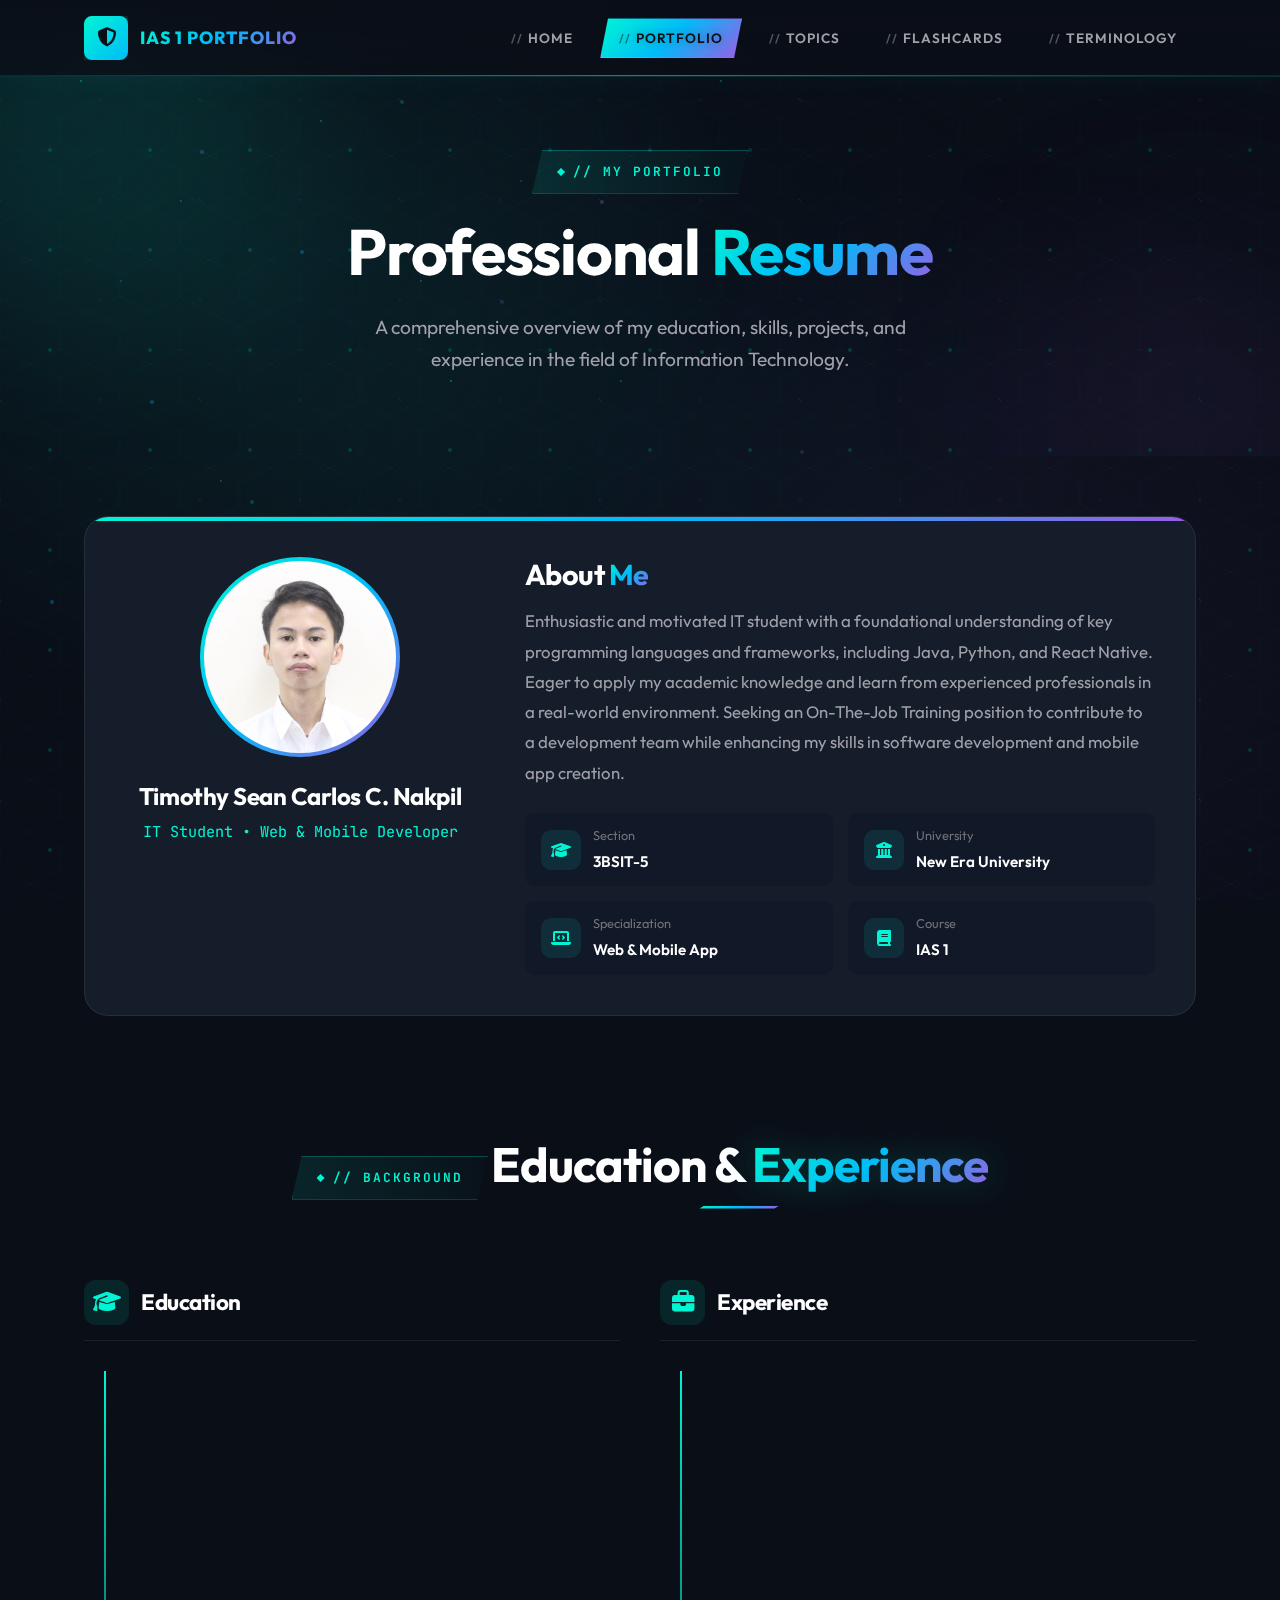
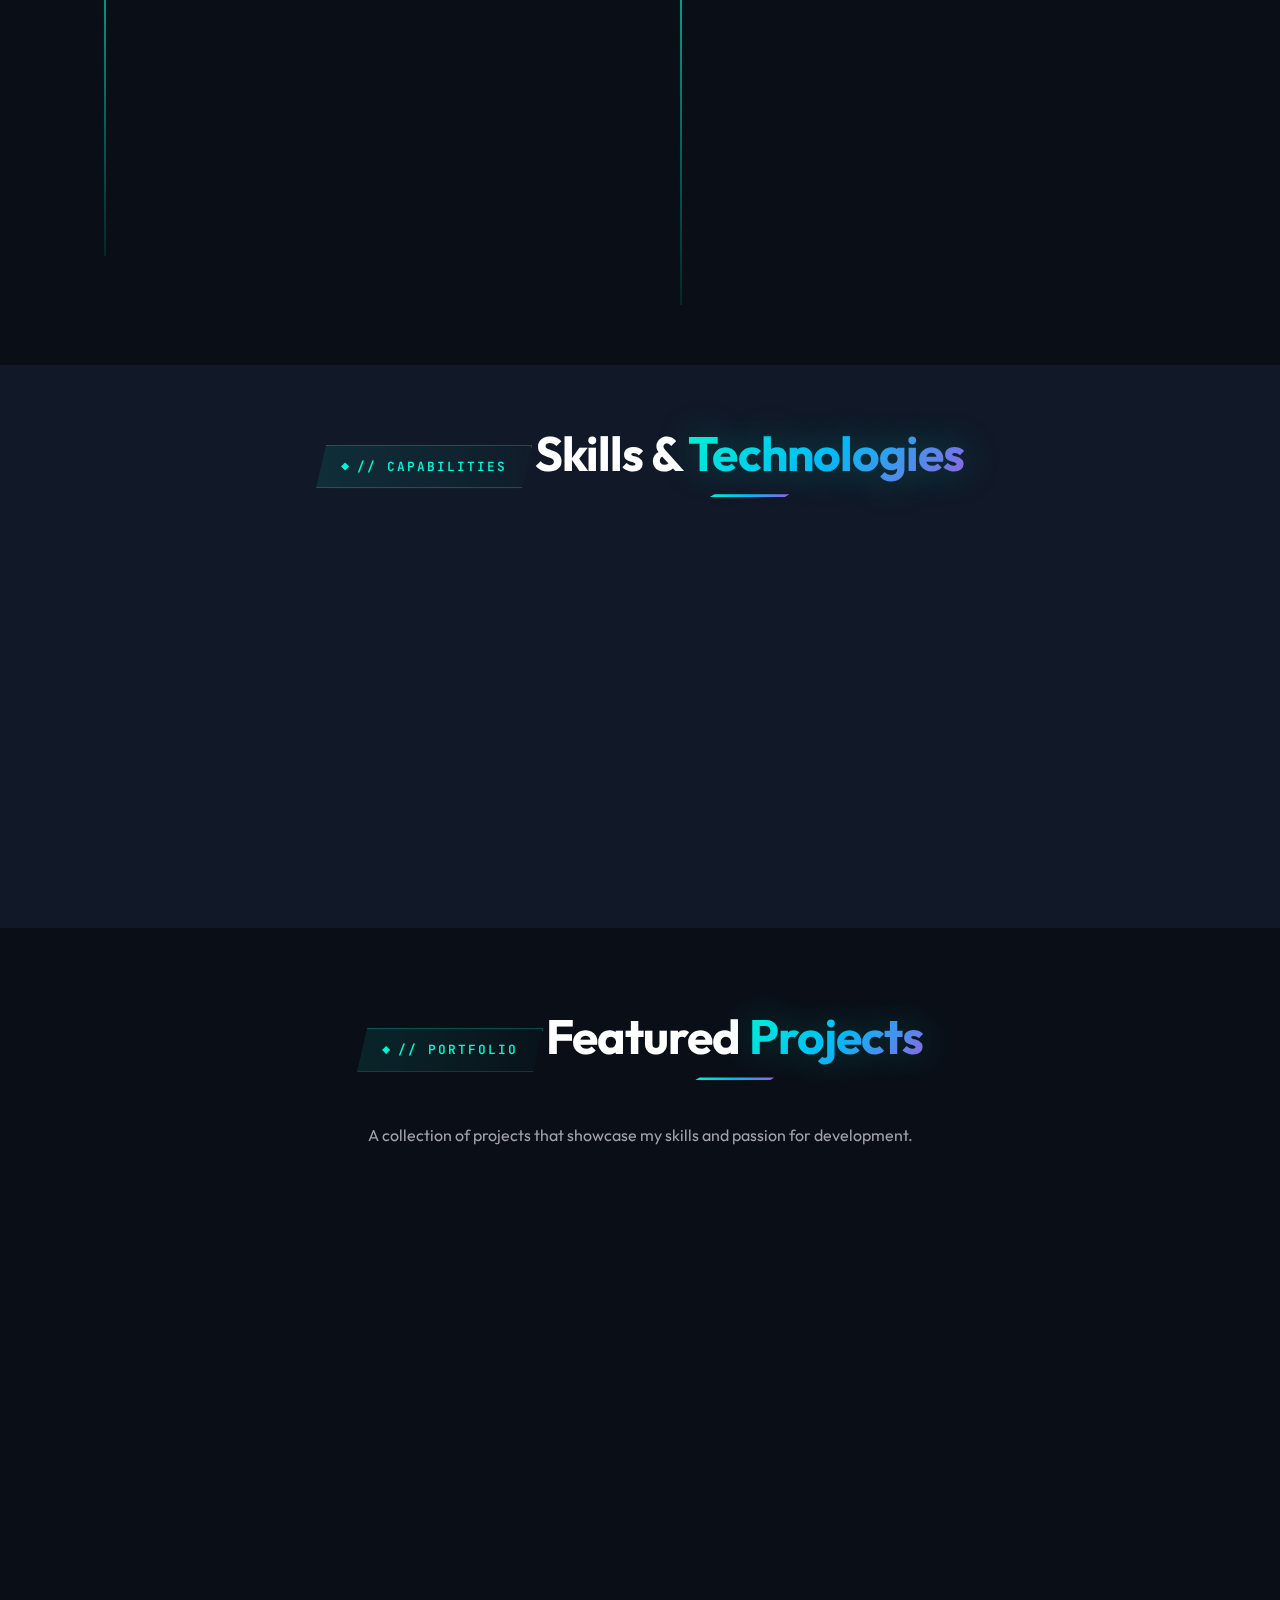
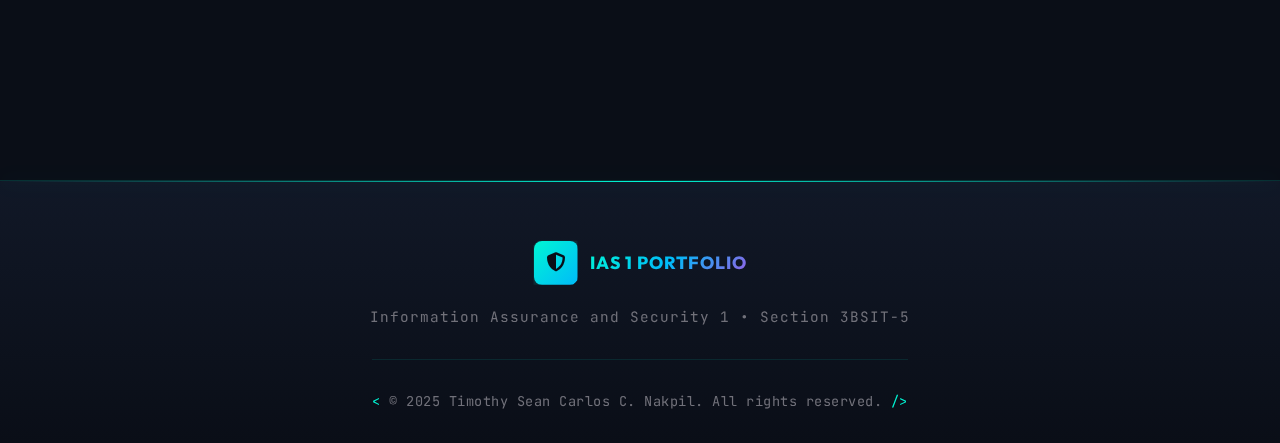
<file: portfolio.html>
<!DOCTYPE html>
<html lang="en">
<head>
    <meta charset="UTF-8">
    <meta name="viewport" content="width=device-width, initial-scale=1.0">
    <title>Portfolio | Timothy Sean Carlos C. Nakpil</title>
    <link rel="stylesheet" href="styles.css">
    <link rel="stylesheet" href="https://cdnjs.cloudflare.com/ajax/libs/font-awesome/6.4.0/css/all.min.css">
    <style>
        /* Portfolio Page Specific Styles */
        .page-header {
            padding: 150px 0 80px;
            text-align: center;
            position: relative;
            overflow: hidden;
        }

        .page-header-bg {
            position: absolute;
            top: 0;
            left: 0;
            width: 100%;
            height: 100%;
            z-index: -1;
        }

        .page-header-orb {
            position: absolute;
            border-radius: 50%;
            filter: blur(100px);
        }

        .page-header-orb-1 {
            width: 400px;
            height: 400px;
            background: rgba(0, 245, 212, 0.1);
            top: -20%;
            left: -10%;
        }

        .page-header-orb-2 {
            width: 300px;
            height: 300px;
            background: rgba(155, 93, 229, 0.08);
            bottom: -20%;
            right: -5%;
        }

        .page-title {
            font-size: clamp(2.5rem, 5vw, 4rem);
            margin-bottom: 20px;
        }

        .page-subtitle {
            font-size: 1.2rem;
            color: var(--text-secondary);
            max-width: 600px;
            margin: 0 auto;
        }

        /* Profile Section */
        .profile-section {
            padding: 60px 0;
        }

        .profile-card {
            display: grid;
            grid-template-columns: 350px 1fr;
            gap: 50px;
            background: var(--bg-card);
            border: var(--border-subtle);
            border-radius: 24px;
            padding: 40px;
            position: relative;
            overflow: hidden;
        }

        .profile-card::before {
            content: '';
            position: absolute;
            top: 0;
            left: 0;
            width: 100%;
            height: 4px;
            background: var(--gradient-primary);
        }

        .profile-left {
            text-align: center;
        }

        .profile-avatar {
            width: 200px;
            height: 200px;
            border-radius: 50%;
            background: var(--gradient-primary);
            margin: 0 auto 25px;
            display: flex;
            align-items: center;
            justify-content: center;
            position: relative;
            padding: 4px;
            overflow: hidden;
        }

        .profile-avatar img {
            width: 100%;
            height: 100%;
            border-radius: 50%;
            object-fit: cover;
            object-position: center top;
        }

        .profile-avatar::after {
            content: '';
            position: absolute;
            inset: -5px;
            border-radius: 50%;
            border: 2px dashed rgba(0, 245, 212, 0.3);
            animation: spin 20s linear infinite;
        }

        @keyframes spin {
            to { transform: rotate(360deg); }
        }

        .profile-name {
            font-size: 1.5rem;
            margin-bottom: 8px;
        }

        .profile-title {
            color: var(--accent-primary);
            font-family: 'JetBrains Mono', monospace;
            font-size: 0.95rem;
            margin-bottom: 25px;
        }

        .profile-right h2 {
            font-size: 1.8rem;
            margin-bottom: 15px;
        }

        .profile-right h2 span {
            background: var(--gradient-primary);
            -webkit-background-clip: text;
            -webkit-text-fill-color: transparent;
            background-clip: text;
        }

        .profile-bio {
            color: var(--text-secondary);
            font-size: 1.05rem;
            line-height: 1.8;
            margin-bottom: 25px;
        }

        .profile-info {
            display: grid;
            grid-template-columns: repeat(2, 1fr);
            gap: 15px;
        }

        .info-item {
            display: flex;
            align-items: center;
            gap: 12px;
            padding: 12px 16px;
            background: var(--bg-secondary);
            border-radius: 10px;
        }

        .info-icon {
            width: 40px;
            height: 40px;
            background: rgba(0, 245, 212, 0.1);
            border-radius: 10px;
            display: flex;
            align-items: center;
            justify-content: center;
            color: var(--accent-primary);
        }

        .info-label {
            font-size: 0.8rem;
            color: var(--text-muted);
            margin-bottom: 2px;
        }

        .info-value {
            font-weight: 600;
            font-size: 0.95rem;
        }

        /* Resume Sections */
        .resume-section {
            padding: 60px 0;
        }

        .resume-grid {
            display: grid;
            grid-template-columns: 1fr 1fr;
            gap: 40px;
        }

        .resume-column h3 {
            display: flex;
            align-items: center;
            gap: 12px;
            font-size: 1.4rem;
            margin-bottom: 30px;
            padding-bottom: 15px;
            border-bottom: var(--border-subtle);
        }

        .resume-column h3 i {
            width: 45px;
            height: 45px;
            background: rgba(0, 245, 212, 0.1);
            border-radius: 12px;
            display: flex;
            align-items: center;
            justify-content: center;
            color: var(--accent-primary);
        }

        /* Timeline */
        .timeline {
            position: relative;
        }

        .timeline::before {
            content: '';
            position: absolute;
            left: 20px;
            top: 0;
            bottom: 0;
            width: 2px;
            background: linear-gradient(to bottom, var(--accent-primary), rgba(0, 245, 212, 0.1));
        }

        .timeline-item {
            position: relative;
            padding-left: 55px;
            padding-bottom: 35px;
        }

        .timeline-item:last-child {
            padding-bottom: 0;
        }

        .timeline-dot {
            position: absolute;
            left: 12px;
            top: 5px;
            width: 18px;
            height: 18px;
            background: var(--bg-primary);
            border: 3px solid var(--accent-primary);
            border-radius: 50%;
            z-index: 1;
        }

        .timeline-content {
            background: var(--bg-card);
            border: var(--border-subtle);
            border-radius: 16px;
            padding: 25px;
            transition: var(--transition-normal);
        }

        .timeline-content:hover {
            border-color: rgba(0, 245, 212, 0.2);
            transform: translateX(5px);
        }

        .timeline-date {
            display: inline-block;
            padding: 5px 12px;
            background: rgba(0, 245, 212, 0.1);
            border-radius: 20px;
            font-size: 0.8rem;
            color: var(--accent-primary);
            font-family: 'JetBrains Mono', monospace;
            margin-bottom: 12px;
        }

        .timeline-title {
            font-size: 1.15rem;
            margin-bottom: 8px;
        }

        .timeline-subtitle {
            color: var(--text-secondary);
            font-size: 0.95rem;
            margin-bottom: 12px;
        }

        .timeline-desc {
            color: var(--text-muted);
            font-size: 0.9rem;
            line-height: 1.7;
        }

        /* Skills Section */
        .skills-section {
            padding: 60px 0;
            background: var(--bg-secondary);
        }

        .skills-grid {
            display: grid;
            grid-template-columns: repeat(4, 1fr);
            gap: 25px;
        }

        .skill-category {
            background: var(--bg-card);
            border: var(--border-subtle);
            border-radius: 16px;
            padding: 30px;
            transition: var(--transition-normal);
        }

        .skill-category:hover {
            transform: translateY(-5px);
            border-color: rgba(0, 245, 212, 0.2);
        }

        .skill-icon {
            width: 60px;
            height: 60px;
            background: rgba(0, 245, 212, 0.1);
            border-radius: 14px;
            display: flex;
            align-items: center;
            justify-content: center;
            font-size: 1.5rem;
            color: var(--accent-primary);
            margin-bottom: 20px;
        }

        .skill-category:nth-child(2) .skill-icon {
            background: rgba(155, 93, 229, 0.1);
            color: var(--accent-tertiary);
        }

        .skill-category:nth-child(3) .skill-icon {
            background: rgba(0, 187, 249, 0.1);
            color: var(--accent-secondary);
        }

        .skill-category:nth-child(4) .skill-icon {
            background: rgba(241, 91, 181, 0.1);
            color: var(--accent-warm);
        }

        .skill-category h4 {
            font-size: 1.1rem;
            margin-bottom: 15px;
        }

        .skill-tags {
            display: flex;
            flex-wrap: wrap;
            gap: 8px;
        }

        .skill-tag {
            padding: 6px 14px;
            background: var(--bg-secondary);
            border-radius: 8px;
            font-size: 0.85rem;
            color: var(--text-secondary);
            transition: var(--transition-normal);
        }

        .skill-tag:hover {
            background: rgba(0, 245, 212, 0.1);
            color: var(--accent-primary);
        }

        /* Projects Section */
        .projects-section {
            padding: 80px 0;
        }

        .projects-grid {
            display: grid;
            grid-template-columns: repeat(3, 1fr);
            gap: 30px;
        }

        .project-card {
            background: var(--bg-card);
            border: var(--border-subtle);
            border-radius: 20px;
            overflow: hidden;
            transition: var(--transition-normal);
        }

        .project-card:hover {
            transform: translateY(-8px);
            border-color: rgba(0, 245, 212, 0.3);
            box-shadow: 0 20px 40px rgba(0, 0, 0, 0.3);
        }

        .project-header {
            padding: 25px;
            background: linear-gradient(135deg, rgba(0, 245, 212, 0.1) 0%, rgba(155, 93, 229, 0.1) 100%);
            border-bottom: var(--border-subtle);
        }

        .project-icon {
            width: 60px;
            height: 60px;
            background: var(--bg-card);
            border-radius: 14px;
            display: flex;
            align-items: center;
            justify-content: center;
            font-size: 1.5rem;
            color: var(--accent-primary);
            margin-bottom: 15px;
        }

        .project-card:nth-child(2) .project-icon {
            color: var(--accent-tertiary);
        }

        .project-card:nth-child(3) .project-icon {
            color: var(--accent-secondary);
        }

        .project-title {
            font-size: 1.2rem;
        }

        .project-body {
            padding: 25px;
        }

        .project-desc {
            color: var(--text-secondary);
            font-size: 0.95rem;
            line-height: 1.7;
            margin-bottom: 20px;
        }

        .project-tags {
            display: flex;
            flex-wrap: wrap;
            gap: 8px;
        }

        .project-tag {
            padding: 5px 12px;
            background: var(--bg-secondary);
            border-radius: 6px;
            font-size: 0.8rem;
            color: var(--accent-primary);
            font-family: 'JetBrains Mono', monospace;
        }

        .project-link {
            display: inline-flex;
            align-items: center;
            gap: 8px;
            margin-top: 20px;
            padding: 12px 24px;
            background: linear-gradient(135deg, rgba(0, 245, 212, 0.1) 0%, rgba(0, 245, 212, 0.02) 100%);
            border: 1px solid rgba(0, 245, 212, 0.3);
            color: var(--accent-primary);
            font-size: 0.85rem;
            font-weight: 600;
            text-transform: uppercase;
            letter-spacing: 1px;
            text-decoration: none;
            clip-path: polygon(10px 0%, 100% 0%, calc(100% - 10px) 100%, 0% 100%);
            transition: var(--transition-normal);
        }

        .project-link:hover {
            background: var(--gradient-primary);
            color: var(--bg-primary);
            box-shadow: 0 0 30px rgba(0, 245, 212, 0.4);
            transform: translateX(5px);
        }

        .project-link i {
            transition: transform 0.3s ease;
        }

        .project-link:hover i {
            transform: translateX(5px);
        }

        .project-card {
            cursor: pointer;
        }

        /* Responsive */
        @media (max-width: 1200px) {
            .skills-grid {
                grid-template-columns: repeat(2, 1fr);
            }

            .projects-grid {
                grid-template-columns: repeat(2, 1fr);
            }
        }

        @media (max-width: 992px) {
            .profile-card {
                grid-template-columns: 1fr;
                text-align: center;
            }

            .profile-info {
                justify-content: center;
            }

            .resume-grid {
                grid-template-columns: 1fr;
            }
        }

        @media (max-width: 768px) {
            .skills-grid,
            .projects-grid {
                grid-template-columns: 1fr;
            }

            .profile-info {
                grid-template-columns: 1fr;
            }
        }
    </style>
</head>
<body>
    <!-- Background Effects - Cybernetic Style -->
    <div class="bg-pattern"></div>
    <div class="grid-overlay"></div>
    <div class="cyber-particles"></div>

    <!-- Navigation -->
    <nav class="navbar">
        <div class="container nav-content">
            <a href="index.html" class="nav-logo">
                <div class="nav-logo-icon">
                    <i class="fas fa-shield-halved"></i>
                </div>
                <span class="nav-logo-text">IAS 1 Portfolio</span>
            </a>
            <ul class="nav-menu" id="navMenu">
                <li><a href="index.html" class="nav-link">Home</a></li>
                <li><a href="portfolio.html" class="nav-link active">Portfolio</a></li>
                <li><a href="topics.html" class="nav-link">Topics</a></li>
                <li><a href="flashcards.html" class="nav-link">Flashcards</a></li>
                <li><a href="terminology.html" class="nav-link">Terminology</a></li>
            </ul>
            <div class="nav-toggle" id="navToggle">
                <span></span>
                <span></span>
                <span></span>
            </div>
        </div>
    </nav>

    <!-- Page Header -->
    <section class="page-header">
        <div class="page-header-bg">
            <div class="page-header-orb page-header-orb-1"></div>
            <div class="page-header-orb page-header-orb-2"></div>
        </div>
        <div class="container">
            <span class="section-tag">// MY PORTFOLIO</span>
            <h1 class="page-title">Professional <span class="text-gradient">Resume</span></h1>
            <p class="page-subtitle">A comprehensive overview of my education, skills, projects, and experience in the field of Information Technology.</p>
        </div>
    </section>

    <!-- Profile Section -->
    <section class="profile-section">
        <div class="container">
            <div class="profile-card">
                <div class="profile-left">
                    <div class="profile-avatar">
                        <img src="images/timothy.jpg" alt="Timothy Sean Carlos C. Nakpil">
                    </div>
                    <h2 class="profile-name">Timothy Sean Carlos C. Nakpil</h2>
                    <p class="profile-title">IT Student • Web & Mobile Developer</p>
                </div>
                <div class="profile-right">
                    <h2>About <span>Me</span></h2>
                    <p class="profile-bio">
                        Enthusiastic and motivated IT student with a foundational understanding of key programming languages and frameworks, including Java, Python, and React Native. Eager to apply my academic knowledge and learn from experienced professionals in a real-world environment. Seeking an On-The-Job Training position to contribute to a development team while enhancing my skills in software development and mobile app creation.
                    </p>
                    <div class="profile-info">
                        <div class="info-item">
                            <div class="info-icon"><i class="fas fa-graduation-cap"></i></div>
                            <div>
                                <div class="info-label">Section</div>
                                <div class="info-value">3BSIT-5</div>
                            </div>
                        </div>
                        <div class="info-item">
                            <div class="info-icon"><i class="fas fa-university"></i></div>
                            <div>
                                <div class="info-label">University</div>
                                <div class="info-value">New Era University</div>
                            </div>
                        </div>
                        <div class="info-item">
                            <div class="info-icon"><i class="fas fa-laptop-code"></i></div>
                            <div>
                                <div class="info-label">Specialization</div>
                                <div class="info-value">Web & Mobile App</div>
                            </div>
                        </div>
                        <div class="info-item">
                            <div class="info-icon"><i class="fas fa-book"></i></div>
                            <div>
                                <div class="info-label">Course</div>
                                <div class="info-value">IAS 1</div>
                            </div>
                        </div>
                    </div>
                </div>
            </div>
        </div>
    </section>

    <!-- Resume Section -->
    <section class="resume-section">
        <div class="container">
            <div class="section-header">
                <span class="section-tag">// BACKGROUND</span>
                <h2 class="section-title">Education & <span class="text-gradient">Experience</span></h2>
            </div>
            
            <div class="resume-grid">
                <!-- Education Column -->
                <div class="resume-column">
                    <h3>
                        <i class="fas fa-graduation-cap"></i>
                        Education
                    </h3>
                    <div class="timeline">
                        <div class="timeline-item">
                            <div class="timeline-dot"></div>
                            <div class="timeline-content">
                                <span class="timeline-date">2021 - Present</span>
                                <h4 class="timeline-title">Bachelor of Science in Information Technology</h4>
                                <p class="timeline-subtitle">New Era University</p>
                                <p class="timeline-desc">Specialization in Web and Mobile Application Development. Currently in 4th year, gaining comprehensive knowledge in software development, database management, and cybersecurity.</p>
                            </div>
                        </div>
                        <div class="timeline-item">
                            <div class="timeline-dot"></div>
                            <div class="timeline-content">
                                <span class="timeline-date">2018 - 2020</span>
                                <h4 class="timeline-title">Science, Technology, Engineering, and Mathematics</h4>
                                <p class="timeline-subtitle">Our Lady Of Fatima University</p>
                                <p class="timeline-desc">Completed senior high school with STEM strand, building a strong foundation in mathematics, science, and technology concepts.</p>
                            </div>
                        </div>
                    </div>
                </div>

                <!-- Experience Column -->
                <div class="resume-column">
                    <h3>
                        <i class="fas fa-briefcase"></i>
                        Experience
                    </h3>
                    <div class="timeline">
                        <div class="timeline-item">
                            <div class="timeline-dot"></div>
                            <div class="timeline-content">
                                <span class="timeline-date">2023 - Present</span>
                                <h4 class="timeline-title">Freelance Minecraft Server Developer</h4>
                                <p class="timeline-subtitle">Self-employed</p>
                                <p class="timeline-desc">Designed, configured, and maintained private Minecraft servers. Managed all technical aspects from setup to ongoing operation. Installed, configured, and troubleshot plugins to create custom gameplay features, economies, and protected areas.</p>
                            </div>
                        </div>
                        <div class="timeline-item">
                            <div class="timeline-dot"></div>
                            <div class="timeline-content">
                                <span class="timeline-date">2019 - Present</span>
                                <h4 class="timeline-title">TikTok and Facebook Content Creator</h4>
                                <p class="timeline-subtitle">Social Media Platforms</p>
                                <p class="timeline-desc">Experienced in content creation and live broadcasting on TikTok and Facebook Platform. Entertaining audience and building community through engaging content.</p>
                            </div>
                        </div>
                    </div>
                </div>
            </div>
        </div>
    </section>

    <!-- Skills Section -->
    <section class="skills-section">
        <div class="container">
            <div class="section-header">
                <span class="section-tag">// CAPABILITIES</span>
                <h2 class="section-title">Skills & <span class="text-gradient">Technologies</span></h2>
            </div>
            
            <div class="skills-grid">
                <div class="skill-category">
                    <div class="skill-icon">
                        <i class="fas fa-code"></i>
                    </div>
                    <h4>Programming Languages</h4>
                    <div class="skill-tags">
                        <span class="skill-tag">Java</span>
                        <span class="skill-tag">Python</span>
                        <span class="skill-tag">JavaScript</span>
                        <span class="skill-tag">HTML/CSS</span>
                    </div>
                </div>

                <div class="skill-category">
                    <div class="skill-icon">
                        <i class="fas fa-layer-group"></i>
                    </div>
                    <h4>Web Frameworks</h4>
                    <div class="skill-tags">
                        <span class="skill-tag">Bootstrap</span>
                        <span class="skill-tag">React</span>
                        <span class="skill-tag">CSS3</span>
                    </div>
                </div>

                <div class="skill-category">
                    <div class="skill-icon">
                        <i class="fas fa-mobile-alt"></i>
                    </div>
                    <h4>Mobile Development</h4>
                    <div class="skill-tags">
                        <span class="skill-tag">React Native</span>
                        <span class="skill-tag">Expo</span>
                        <span class="skill-tag">Cross-Platform</span>
                    </div>
                </div>

                <div class="skill-category">
                    <div class="skill-icon">
                        <i class="fas fa-tools"></i>
                    </div>
                    <h4>Development Tools</h4>
                    <div class="skill-tags">
                        <span class="skill-tag">VS Code</span>
                        <span class="skill-tag">Expo CLI</span>
                        <span class="skill-tag">Git</span>
                        <span class="skill-tag">npm</span>
                    </div>
                </div>
            </div>
        </div>
    </section>

    <!-- Projects Section -->
    <section class="projects-section">
        <div class="container">
            <div class="section-header">
                <span class="section-tag">// PORTFOLIO</span>
                <h2 class="section-title">Featured <span class="text-gradient">Projects</span></h2>
                <p class="section-desc">A collection of projects that showcase my skills and passion for development.</p>
            </div>
            
            <div class="projects-grid">
                <!-- Project 1 - SkyPulse -->
                <div class="project-card" onclick="window.open('https://drive.google.com/file/d/1YnaVtw5lgnPo2T6tb5N425dDz4NUeMGP/view', '_blank')">
                    <div class="project-header">
                        <div class="project-icon">
                            <i class="fas fa-cloud-sun"></i>
                        </div>
                        <h3 class="project-title">SkyPulse Weather App</h3>
                    </div>
                    <div class="project-body">
                        <p class="project-desc">A modern, user-centric mobile weather application developed for cross-platform use. Features a responsive and intuitive interface that delivers real-time and forecasted weather data through third-party Weather API integration.</p>
                        <div class="project-tags">
                            <span class="project-tag">React Native</span>
                            <span class="project-tag">Expo</span>
                            <span class="project-tag">API</span>
                        </div>
                        <a href="https://drive.google.com/file/d/1YnaVtw5lgnPo2T6tb5N425dDz4NUeMGP/view" target="_blank" class="project-link" onclick="event.stopPropagation()">
                            <i class="fas fa-external-link-alt"></i>
                            View Project
                        </a>
                    </div>
                </div>

                <!-- Project 2 - Leo Internet Cafe -->
                <div class="project-card" onclick="window.open('https://drive.google.com/file/d/1O3_OMafoT_L8n5gHE91od2uWkFd3meUT/view', '_blank')">
                    <div class="project-header">
                        <div class="project-icon">
                            <i class="fas fa-network-wired"></i>
                        </div>
                        <h3 class="project-title">Leo Internet Café Network</h3>
                    </div>
                    <div class="project-body">
                        <p class="project-desc">End-to-end network design and implementation for a 30-user commercial Internet Café. Architected a secure, scalable network with shared internet access, user billing, and content filtering capabilities.</p>
                        <div class="project-tags">
                            <span class="project-tag">Networking</span>
                            <span class="project-tag">Security</span>
                            <span class="project-tag">Infrastructure</span>
                        </div>
                        <a href="https://drive.google.com/file/d/1O3_OMafoT_L8n5gHE91od2uWkFd3meUT/view" target="_blank" class="project-link" onclick="event.stopPropagation()">
                            <i class="fas fa-external-link-alt"></i>
                            View Project
                        </a>
                    </div>
                </div>

                <!-- Project 3 - CustomerCRM -->
                <div class="project-card" onclick="window.open('https://preview--manageo-product-keeper.lovable.app/login', '_blank')">
                    <div class="project-header">
                        <div class="project-icon">
                            <i class="fas fa-database"></i>
                        </div>
                        <h3 class="project-title">CustomerCRM System</h3>
                    </div>
                    <div class="project-body">
                        <p class="project-desc">A full-stack web application for product lifecycle management. Provides a centralized platform to create, track, update, and organize product information with a secure, intuitive, and responsive interface.</p>
                        <div class="project-tags">
                            <span class="project-tag">Full-Stack</span>
                            <span class="project-tag">CRUD</span>
                            <span class="project-tag">Web App</span>
                        </div>
                        <a href="https://preview--manageo-product-keeper.lovable.app/login" target="_blank" class="project-link" onclick="event.stopPropagation()">
                            <i class="fas fa-rocket"></i>
                            Live Demo
                        </a>
                    </div>
                </div>
            </div>
        </div>
    </section>

    <!-- Footer -->
    <footer class="footer">
        <div class="container footer-content">
            <div class="footer-logo">
                <div class="nav-logo-icon">
                    <i class="fas fa-shield-halved"></i>
                </div>
                <span class="nav-logo-text">IAS 1 Portfolio</span>
            </div>
            <p class="footer-text">Information Assurance and Security 1 • Section 3BSIT-5</p>
            <p class="footer-bottom">© 2025 Timothy Sean Carlos C. Nakpil. All rights reserved.</p>
        </div>
    </footer>

    <script>
        // Navbar scroll effect
        const navbar = document.querySelector('.navbar');
        window.addEventListener('scroll', () => {
            if (window.scrollY > 50) {
                navbar.classList.add('scrolled');
            } else {
                navbar.classList.remove('scrolled');
            }
        });

        // Mobile navigation toggle
        const navToggle = document.getElementById('navToggle');
        const navMenu = document.getElementById('navMenu');

        navToggle.addEventListener('click', () => {
            navToggle.classList.toggle('active');
            navMenu.classList.toggle('active');
        });

        // Close mobile menu on link click
        document.querySelectorAll('.nav-link').forEach(link => {
            link.addEventListener('click', () => {
                navToggle.classList.remove('active');
                navMenu.classList.remove('active');
            });
        });

        // Intersection Observer for animations
        const observerOptions = {
            threshold: 0.1,
            rootMargin: '0px 0px -50px 0px'
        };

        const observer = new IntersectionObserver((entries) => {
            entries.forEach(entry => {
                if (entry.isIntersecting) {
                    entry.target.style.opacity = '1';
                    entry.target.style.transform = 'translateY(0)';
                }
            });
        }, observerOptions);

        document.querySelectorAll('.timeline-item, .skill-category, .project-card').forEach(el => {
            el.style.opacity = '0';
            el.style.transform = 'translateY(30px)';
            el.style.transition = 'all 0.6s ease';
            observer.observe(el);
        });
    </script>
</body>
</html>
</file>
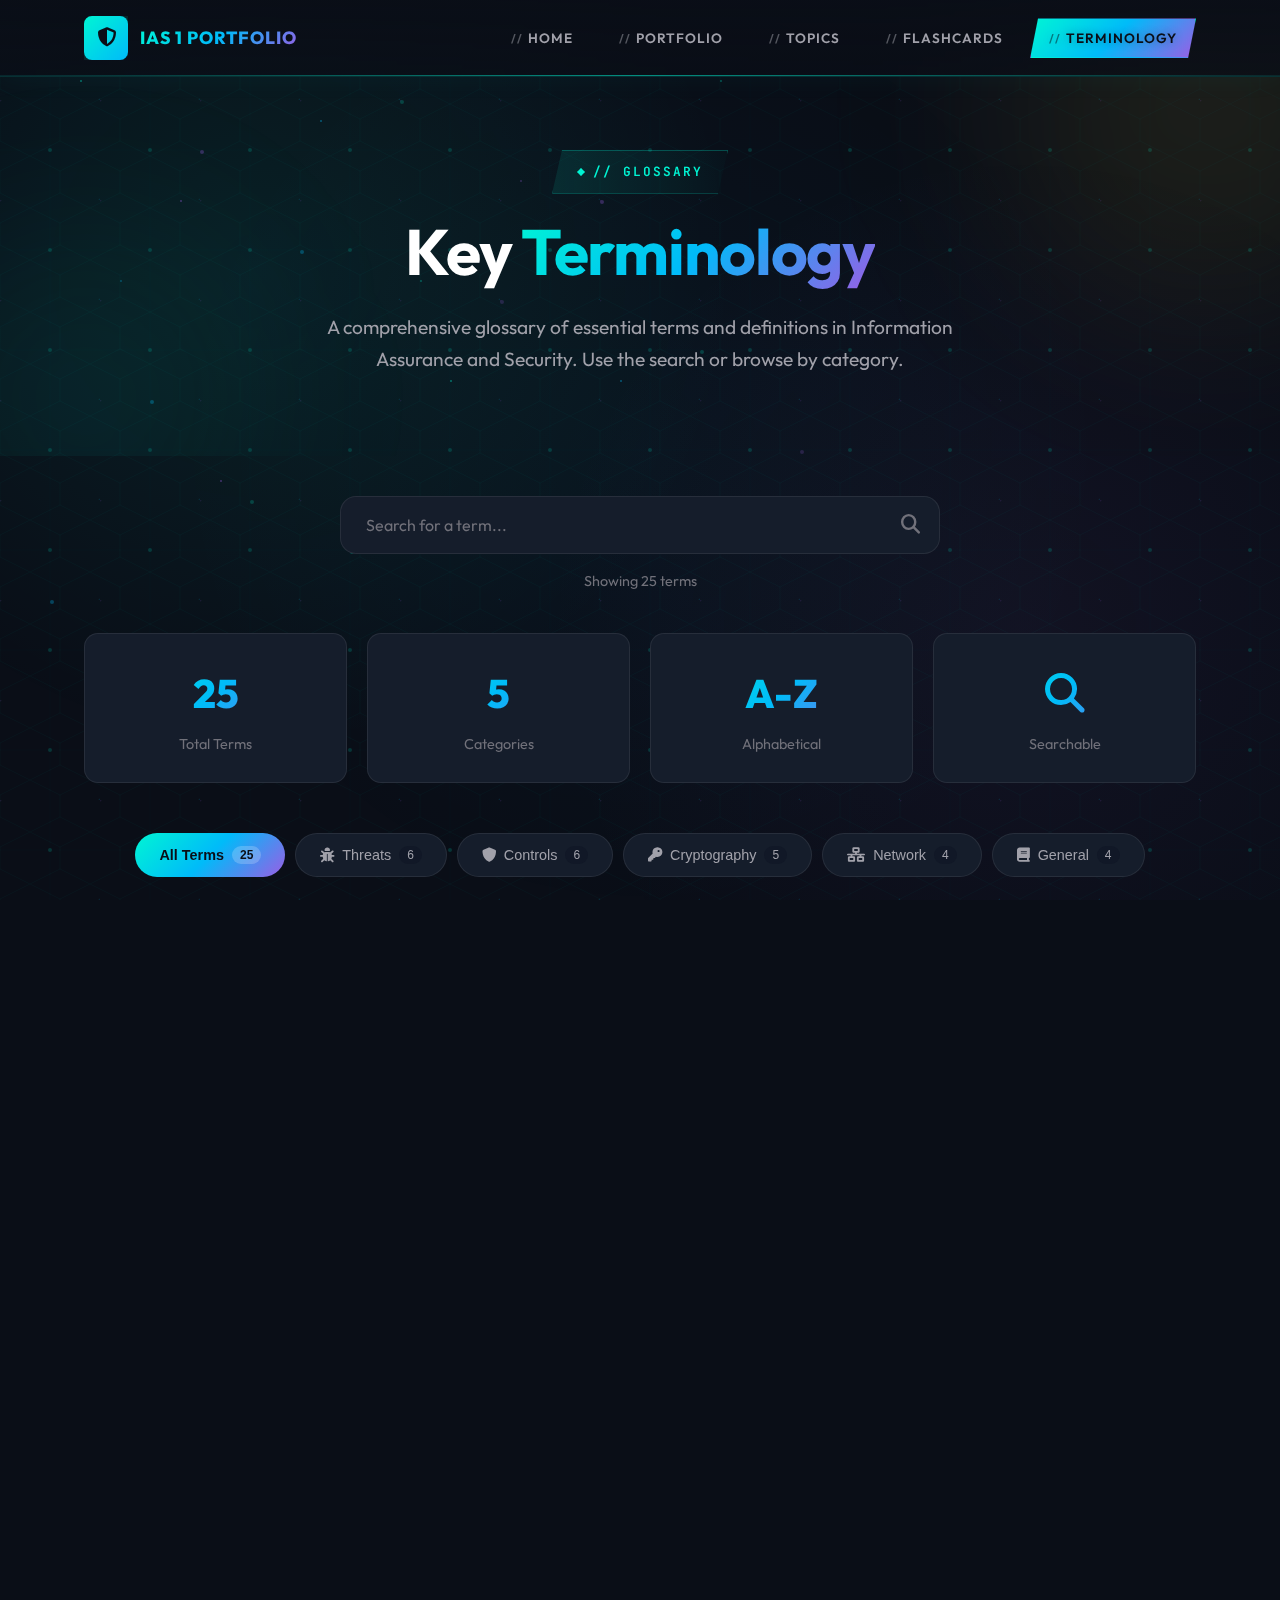
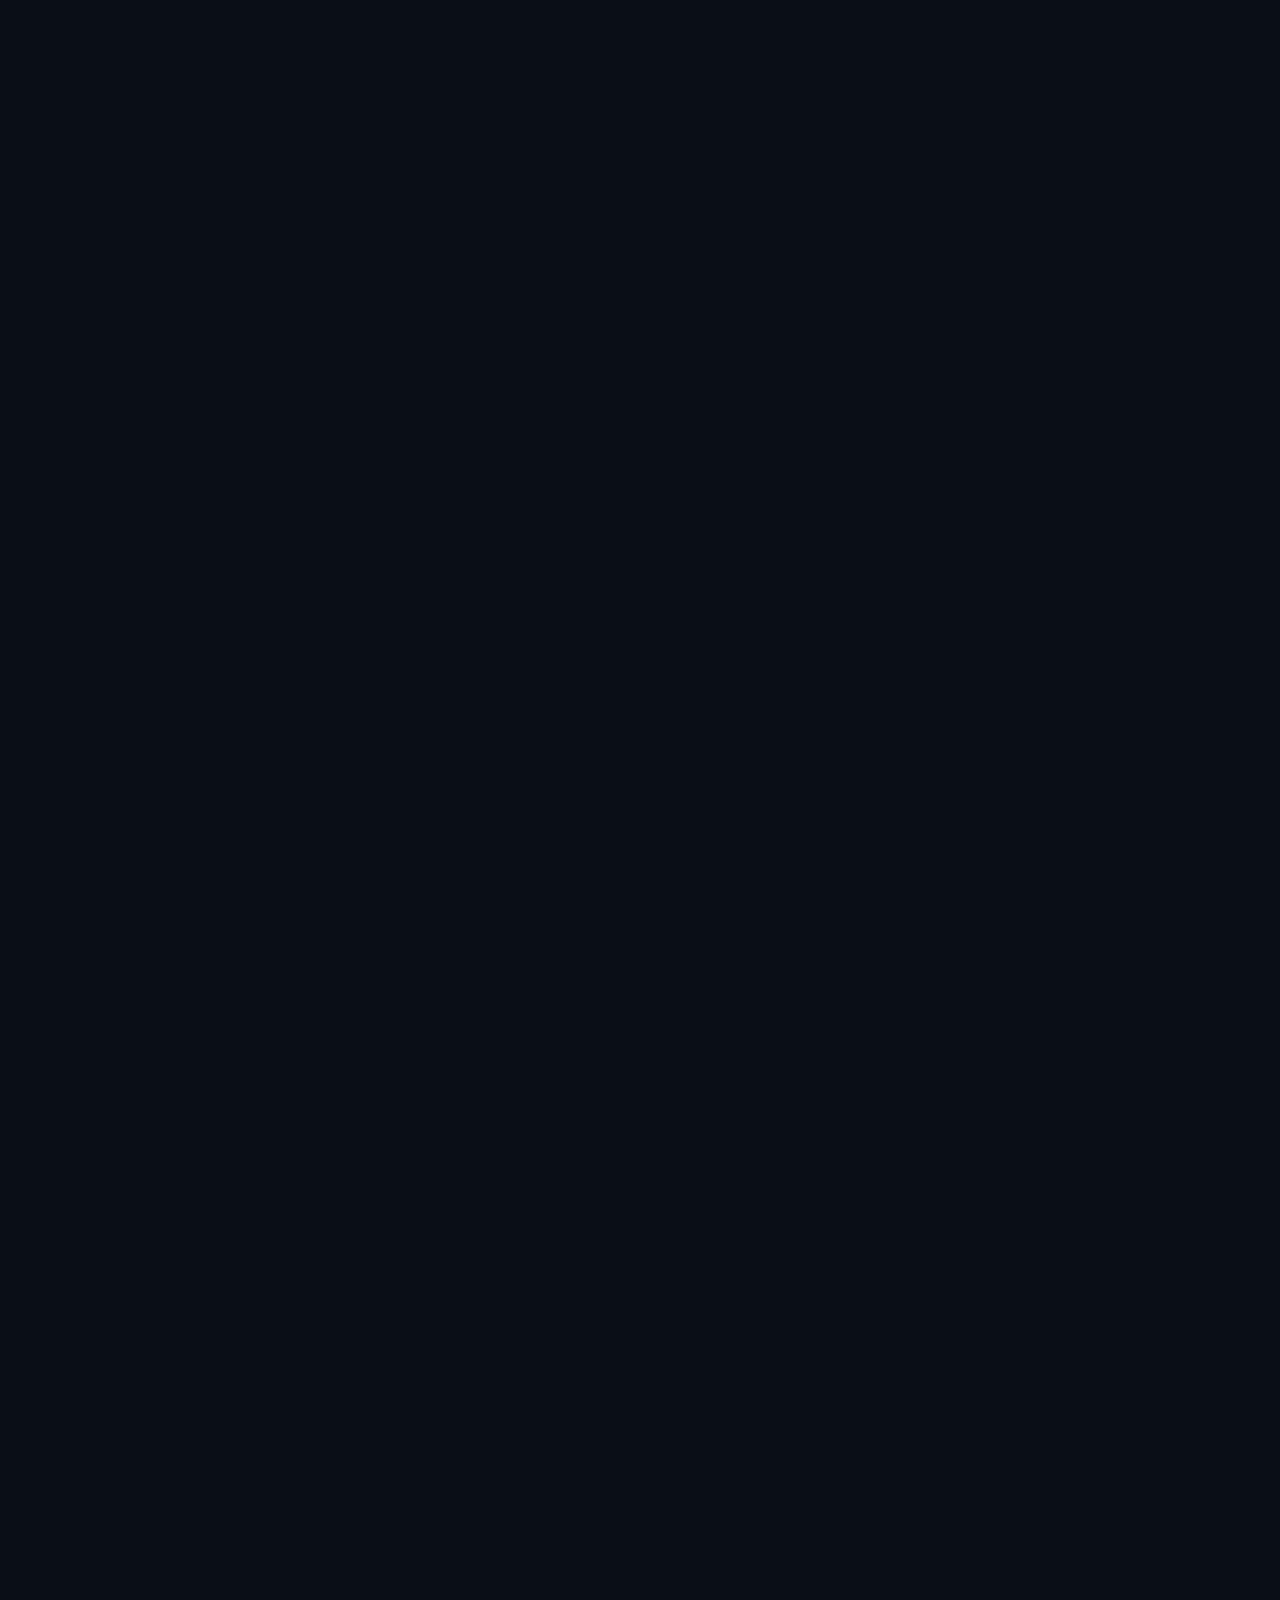
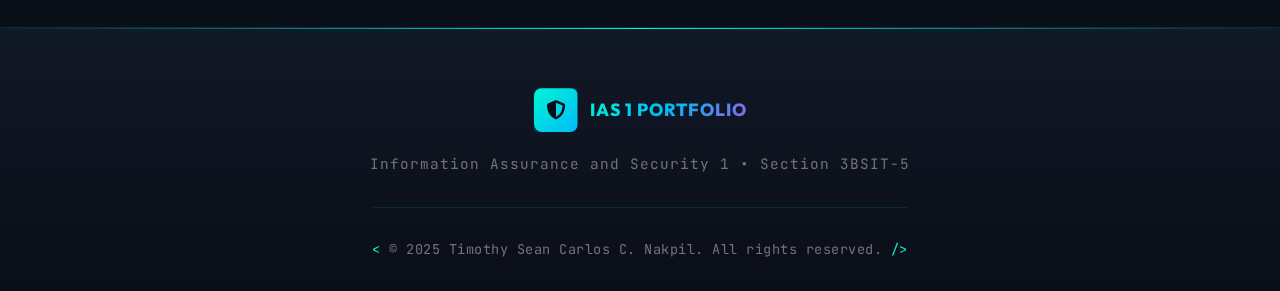
<file: terminology.html>
<!DOCTYPE html>
<html lang="en">
<head>
    <meta charset="UTF-8">
    <meta name="viewport" content="width=device-width, initial-scale=1.0">
    <title>Terminology | Timothy Sean Carlos C. Nakpil</title>
    <link rel="stylesheet" href="styles.css">
    <link rel="stylesheet" href="https://cdnjs.cloudflare.com/ajax/libs/font-awesome/6.4.0/css/all.min.css">
    <style>
        /* Terminology Page Specific Styles */
        .page-header {
            padding: 150px 0 80px;
            text-align: center;
            position: relative;
            overflow: hidden;
        }

        .page-header-bg {
            position: absolute;
            top: 0;
            left: 0;
            width: 100%;
            height: 100%;
            z-index: -1;
        }

        .page-header-orb {
            position: absolute;
            border-radius: 50%;
            filter: blur(100px);
        }

        .page-header-orb-1 {
            width: 400px;
            height: 400px;
            background: rgba(254, 228, 64, 0.08);
            top: -20%;
            right: -10%;
        }

        .page-header-orb-2 {
            width: 300px;
            height: 300px;
            background: rgba(0, 245, 212, 0.08);
            bottom: -20%;
            left: -5%;
        }

        .page-title {
            font-size: clamp(2.5rem, 5vw, 4rem);
            margin-bottom: 20px;
        }

        .page-subtitle {
            font-size: 1.2rem;
            color: var(--text-secondary);
            max-width: 700px;
            margin: 0 auto;
        }

        /* Search Section */
        .search-section {
            padding: 40px 0;
        }

        .search-container {
            max-width: 600px;
            margin: 0 auto;
        }

        .search-box {
            position: relative;
        }

        .search-input {
            width: 100%;
            padding: 18px 60px 18px 25px;
            background: var(--bg-card);
            border: var(--border-subtle);
            border-radius: 16px;
            font-size: 1rem;
            color: var(--text-primary);
            font-family: inherit;
            transition: var(--transition-normal);
        }

        .search-input:focus {
            outline: none;
            border-color: var(--accent-primary);
            box-shadow: 0 0 0 3px rgba(0, 245, 212, 0.1);
        }

        .search-input::placeholder {
            color: var(--text-muted);
        }

        .search-icon {
            position: absolute;
            right: 20px;
            top: 50%;
            transform: translateY(-50%);
            color: var(--text-muted);
            font-size: 1.2rem;
        }

        .search-results {
            text-align: center;
            margin-top: 15px;
            color: var(--text-muted);
            font-size: 0.9rem;
        }

        /* Category Tabs */
        .category-tabs {
            display: flex;
            justify-content: center;
            gap: 10px;
            flex-wrap: wrap;
            margin-bottom: 50px;
            padding: 0 20px;
        }

        .tab-btn {
            padding: 12px 24px;
            background: var(--bg-card);
            border: var(--border-subtle);
            border-radius: 30px;
            color: var(--text-secondary);
            font-size: 0.9rem;
            cursor: pointer;
            transition: var(--transition-normal);
            display: flex;
            align-items: center;
            gap: 8px;
        }

        .tab-btn:hover {
            border-color: rgba(0, 245, 212, 0.3);
            color: var(--text-primary);
        }

        .tab-btn.active {
            background: var(--gradient-primary);
            border: none;
            color: var(--bg-primary);
            font-weight: 600;
        }

        .tab-count {
            padding: 2px 8px;
            background: rgba(255, 255, 255, 0.2);
            border-radius: 10px;
            font-size: 0.75rem;
        }

        .tab-btn:not(.active) .tab-count {
            background: var(--bg-secondary);
        }

        /* Terms Section */
        .terms-section {
            padding: 0 0 100px;
        }

        .terms-grid {
            display: grid;
            grid-template-columns: repeat(3, 1fr);
            gap: 25px;
        }

        .term-card {
            background: var(--bg-card);
            border: var(--border-subtle);
            border-radius: 16px;
            padding: 25px;
            transition: var(--transition-normal);
            position: relative;
            overflow: hidden;
        }

        .term-card::before {
            content: '';
            position: absolute;
            top: 0;
            left: 0;
            width: 4px;
            height: 100%;
            background: var(--gradient-primary);
            opacity: 0;
            transition: var(--transition-normal);
        }

        .term-card:hover::before {
            opacity: 1;
        }

        .term-card:hover {
            transform: translateY(-5px);
            border-color: rgba(0, 245, 212, 0.2);
            box-shadow: 0 15px 30px rgba(0, 0, 0, 0.2);
        }

        .term-header {
            display: flex;
            align-items: flex-start;
            justify-content: space-between;
            margin-bottom: 15px;
        }

        .term-title {
            font-size: 1.15rem;
            font-weight: 600;
            color: var(--text-primary);
        }

        .term-category {
            padding: 4px 10px;
            background: rgba(0, 245, 212, 0.1);
            border-radius: 15px;
            font-size: 0.7rem;
            color: var(--accent-primary);
            font-family: 'JetBrains Mono', monospace;
            white-space: nowrap;
        }

        .term-definition {
            color: var(--text-secondary);
            font-size: 0.95rem;
            line-height: 1.7;
        }

        .term-definition strong {
            color: var(--accent-primary);
        }

        /* Alphabet Navigation */
        .alphabet-nav {
            display: flex;
            justify-content: center;
            gap: 8px;
            flex-wrap: wrap;
            margin-bottom: 40px;
            padding: 20px;
            background: var(--bg-card);
            border: var(--border-subtle);
            border-radius: 16px;
        }

        .alpha-btn {
            width: 36px;
            height: 36px;
            display: flex;
            align-items: center;
            justify-content: center;
            background: var(--bg-secondary);
            border: var(--border-subtle);
            border-radius: 8px;
            color: var(--text-secondary);
            font-family: 'JetBrains Mono', monospace;
            font-size: 0.9rem;
            cursor: pointer;
            transition: var(--transition-normal);
        }

        .alpha-btn:hover {
            background: rgba(0, 245, 212, 0.1);
            border-color: rgba(0, 245, 212, 0.3);
            color: var(--accent-primary);
        }

        .alpha-btn.active {
            background: var(--accent-primary);
            border-color: var(--accent-primary);
            color: var(--bg-primary);
        }

        .alpha-btn.disabled {
            opacity: 0.3;
            pointer-events: none;
        }

        /* Letter Section */
        .letter-section {
            margin-bottom: 50px;
        }

        .letter-header {
            display: flex;
            align-items: center;
            gap: 15px;
            margin-bottom: 25px;
            padding-bottom: 15px;
            border-bottom: var(--border-subtle);
        }

        .letter-badge {
            width: 50px;
            height: 50px;
            background: var(--gradient-primary);
            border-radius: 12px;
            display: flex;
            align-items: center;
            justify-content: center;
            font-size: 1.5rem;
            font-weight: 800;
            color: var(--bg-primary);
        }

        .letter-count {
            color: var(--text-muted);
            font-size: 0.9rem;
        }

        /* Empty State */
        .empty-state {
            text-align: center;
            padding: 60px 20px;
            background: var(--bg-card);
            border: var(--border-subtle);
            border-radius: 16px;
        }

        .empty-icon {
            font-size: 4rem;
            color: var(--text-muted);
            margin-bottom: 20px;
        }

        .empty-title {
            font-size: 1.3rem;
            margin-bottom: 10px;
        }

        .empty-text {
            color: var(--text-muted);
        }

        /* Quick Stats */
        .quick-stats {
            display: grid;
            grid-template-columns: repeat(4, 1fr);
            gap: 20px;
            margin-bottom: 50px;
        }

        .quick-stat {
            background: var(--bg-card);
            border: var(--border-subtle);
            border-radius: 14px;
            padding: 25px;
            text-align: center;
        }

        .quick-stat-value {
            font-size: 2.5rem;
            font-weight: 800;
            background: var(--gradient-primary);
            -webkit-background-clip: text;
            -webkit-text-fill-color: transparent;
            background-clip: text;
        }

        .quick-stat-label {
            color: var(--text-muted);
            font-size: 0.9rem;
            margin-top: 5px;
        }

        /* Responsive */
        @media (max-width: 1200px) {
            .terms-grid {
                grid-template-columns: repeat(2, 1fr);
            }
        }

        @media (max-width: 768px) {
            .terms-grid {
                grid-template-columns: 1fr;
            }

            .quick-stats {
                grid-template-columns: repeat(2, 1fr);
            }

            .alpha-btn {
                width: 32px;
                height: 32px;
                font-size: 0.8rem;
            }

            .category-tabs {
                gap: 8px;
            }

            .tab-btn {
                padding: 10px 18px;
                font-size: 0.85rem;
            }
        }
    </style>
</head>
<body>
    <!-- Background Effects - Cybernetic Style -->
    <div class="bg-pattern"></div>
    <div class="grid-overlay"></div>
    <div class="cyber-particles"></div>

    <!-- Navigation -->
    <nav class="navbar">
        <div class="container nav-content">
            <a href="index.html" class="nav-logo">
                <div class="nav-logo-icon">
                    <i class="fas fa-shield-halved"></i>
                </div>
                <span class="nav-logo-text">IAS 1 Portfolio</span>
            </a>
            <ul class="nav-menu" id="navMenu">
                <li><a href="index.html" class="nav-link">Home</a></li>
                <li><a href="portfolio.html" class="nav-link">Portfolio</a></li>
                <li><a href="topics.html" class="nav-link">Topics</a></li>
                <li><a href="flashcards.html" class="nav-link">Flashcards</a></li>
                <li><a href="terminology.html" class="nav-link active">Terminology</a></li>
            </ul>
            <div class="nav-toggle" id="navToggle">
                <span></span>
                <span></span>
                <span></span>
            </div>
        </div>
    </nav>

    <!-- Page Header -->
    <section class="page-header">
        <div class="page-header-bg">
            <div class="page-header-orb page-header-orb-1"></div>
            <div class="page-header-orb page-header-orb-2"></div>
        </div>
        <div class="container">
            <span class="section-tag">// GLOSSARY</span>
            <h1 class="page-title">Key <span class="text-gradient">Terminology</span></h1>
            <p class="page-subtitle">A comprehensive glossary of essential terms and definitions in Information Assurance and Security. Use the search or browse by category.</p>
        </div>
    </section>

    <!-- Search Section -->
    <section class="search-section">
        <div class="container">
            <div class="search-container">
                <div class="search-box">
                    <input type="text" class="search-input" id="searchInput" placeholder="Search for a term...">
                    <i class="fas fa-search search-icon"></i>
                </div>
                <div class="search-results" id="searchResults"></div>
            </div>
        </div>
    </section>

    <!-- Category & Stats -->
    <section class="terms-section">
        <div class="container">
            <!-- Quick Stats -->
            <div class="quick-stats">
                <div class="quick-stat">
                    <div class="quick-stat-value" id="totalTerms">25</div>
                    <div class="quick-stat-label">Total Terms</div>
                </div>
                <div class="quick-stat">
                    <div class="quick-stat-value">5</div>
                    <div class="quick-stat-label">Categories</div>
                </div>
                <div class="quick-stat">
                    <div class="quick-stat-value">A-Z</div>
                    <div class="quick-stat-label">Alphabetical</div>
                </div>
                <div class="quick-stat">
                    <div class="quick-stat-value"><i class="fas fa-search"></i></div>
                    <div class="quick-stat-label">Searchable</div>
                </div>
            </div>

            <!-- Category Tabs -->
            <div class="category-tabs">
                <button class="tab-btn active" data-category="all">
                    All Terms
                    <span class="tab-count" id="allCount">25</span>
                </button>
                <button class="tab-btn" data-category="threats">
                    <i class="fas fa-bug"></i>
                    Threats
                    <span class="tab-count">6</span>
                </button>
                <button class="tab-btn" data-category="controls">
                    <i class="fas fa-shield"></i>
                    Controls
                    <span class="tab-count">6</span>
                </button>
                <button class="tab-btn" data-category="crypto">
                    <i class="fas fa-key"></i>
                    Cryptography
                    <span class="tab-count">5</span>
                </button>
                <button class="tab-btn" data-category="network">
                    <i class="fas fa-network-wired"></i>
                    Network
                    <span class="tab-count">4</span>
                </button>
                <button class="tab-btn" data-category="general">
                    <i class="fas fa-book"></i>
                    General
                    <span class="tab-count">4</span>
                </button>
            </div>

            <!-- Terms Grid -->
            <div class="terms-grid" id="termsGrid">
                <!-- Terms will be rendered here by JavaScript -->
            </div>

            <!-- Empty State -->
            <div class="empty-state" id="emptyState" style="display: none;">
                <div class="empty-icon">
                    <i class="fas fa-search"></i>
                </div>
                <h3 class="empty-title">No terms found</h3>
                <p class="empty-text">Try a different search term or category.</p>
            </div>
        </div>
    </section>

    <!-- Footer -->
    <footer class="footer">
        <div class="container footer-content">
            <div class="footer-logo">
                <div class="nav-logo-icon">
                    <i class="fas fa-shield-halved"></i>
                </div>
                <span class="nav-logo-text">IAS 1 Portfolio</span>
            </div>
            <p class="footer-text">Information Assurance and Security 1 • Section 3BSIT-5</p>
            <p class="footer-bottom">© 2025 Timothy Sean Carlos C. Nakpil. All rights reserved.</p>
        </div>
    </footer>

    <script>
        // Terminology Data
        const termsData = [
            {
                term: "Malware",
                category: "threats",
                categoryName: "THREATS",
                definition: "Malicious software designed to harm, exploit, or compromise computer systems. Includes <strong>viruses</strong>, <strong>worms</strong>, <strong>trojans</strong>, <strong>ransomware</strong>, and <strong>spyware</strong>."
            },
            {
                term: "Phishing",
                category: "threats",
                categoryName: "THREATS",
                definition: "A social engineering attack where attackers impersonate legitimate entities via email, SMS, or websites to trick victims into revealing sensitive information like passwords or credit card numbers."
            },
            {
                term: "Ransomware",
                category: "threats",
                categoryName: "THREATS",
                definition: "A type of malware that encrypts victim's files and demands payment (ransom) for the decryption key. Notable examples include WannaCry and NotPetya."
            },
            {
                term: "Zero-Day Exploit",
                category: "threats",
                categoryName: "THREATS",
                definition: "An attack that exploits a previously unknown vulnerability before developers have had time to create and distribute a patch. Called 'zero-day' because developers have zero days to fix it."
            },
            {
                term: "DDoS Attack",
                category: "threats",
                categoryName: "THREATS",
                definition: "<strong>Distributed Denial of Service</strong> - An attack that overwhelms a target system with traffic from multiple sources, making it unavailable to legitimate users."
            },
            {
                term: "SQL Injection",
                category: "threats",
                categoryName: "THREATS",
                definition: "A code injection technique that exploits vulnerabilities in database-driven applications by inserting malicious SQL statements into input fields."
            },
            {
                term: "Firewall",
                category: "controls",
                categoryName: "CONTROLS",
                definition: "A network security device that monitors and filters incoming and outgoing network traffic based on predetermined security rules, acting as a barrier between trusted and untrusted networks."
            },
            {
                term: "IDS/IPS",
                category: "controls",
                categoryName: "CONTROLS",
                definition: "<strong>Intrusion Detection/Prevention System</strong> - IDS monitors network traffic for suspicious activity and alerts administrators. IPS can also automatically block detected threats."
            },
            {
                term: "Two-Factor Authentication (2FA)",
                category: "controls",
                categoryName: "CONTROLS",
                definition: "A security process requiring two different authentication factors: typically something you know (password) and something you have (phone/token) or are (biometrics)."
            },
            {
                term: "Access Control List (ACL)",
                category: "controls",
                categoryName: "CONTROLS",
                definition: "A list of permissions attached to an object specifying which users or system processes can access the object and what operations they can perform."
            },
            {
                term: "Penetration Testing",
                category: "controls",
                categoryName: "CONTROLS",
                definition: "An authorized simulated cyberattack performed to evaluate the security of a system by actively exploiting vulnerabilities. Also known as 'pen testing' or 'ethical hacking'."
            },
            {
                term: "Incident Response",
                category: "controls",
                categoryName: "CONTROLS",
                definition: "An organized approach to addressing and managing security breaches or cyberattacks. Includes preparation, identification, containment, eradication, recovery, and lessons learned."
            },
            {
                term: "Encryption",
                category: "crypto",
                categoryName: "CRYPTOGRAPHY",
                definition: "The process of converting plaintext into ciphertext using an algorithm and key, making data unreadable to unauthorized users. Can be symmetric (same key) or asymmetric (public/private keys)."
            },
            {
                term: "Hash Function",
                category: "crypto",
                categoryName: "CRYPTOGRAPHY",
                definition: "A one-way mathematical function that converts input data into a fixed-size string (hash). Used for password storage, data integrity verification, and digital signatures. Examples: SHA-256, MD5."
            },
            {
                term: "Digital Signature",
                category: "crypto",
                categoryName: "CRYPTOGRAPHY",
                definition: "A cryptographic mechanism that provides authentication, integrity, and non-repudiation. Created using the sender's private key and verified using their public key."
            },
            {
                term: "PKI (Public Key Infrastructure)",
                category: "crypto",
                categoryName: "CRYPTOGRAPHY",
                definition: "A framework for managing digital certificates and public-key encryption. Includes Certificate Authorities (CAs), registration authorities, and certificate management systems."
            },
            {
                term: "SSL/TLS",
                category: "crypto",
                categoryName: "CRYPTOGRAPHY",
                definition: "<strong>Secure Sockets Layer/Transport Layer Security</strong> - Cryptographic protocols that provide secure communication over networks. TLS is the successor to SSL. Powers HTTPS."
            },
            {
                term: "VPN",
                category: "network",
                categoryName: "NETWORK",
                definition: "<strong>Virtual Private Network</strong> - Creates an encrypted tunnel over a public network, allowing secure remote access to private networks. Protects data in transit and masks IP addresses."
            },
            {
                term: "DMZ (Demilitarized Zone)",
                category: "network",
                categoryName: "NETWORK",
                definition: "A network segment that sits between the internal network and the internet, hosting public-facing services while providing an additional layer of security for the internal network."
            },
            {
                term: "Network Segmentation",
                category: "network",
                categoryName: "NETWORK",
                definition: "Dividing a network into smaller segments or subnets, limiting the spread of attacks and providing better access control. Implements the principle of least privilege at the network level."
            },
            {
                term: "Port Scanning",
                category: "network",
                categoryName: "NETWORK",
                definition: "A technique used to identify open ports and services on a network host. Can be used for legitimate security assessment or by attackers for reconnaissance."
            },
            {
                term: "CIA Triad",
                category: "general",
                categoryName: "GENERAL",
                definition: "The three core principles of information security: <strong>Confidentiality</strong> (protecting data from unauthorized access), <strong>Integrity</strong> (ensuring data accuracy), and <strong>Availability</strong> (ensuring authorized access)."
            },
            {
                term: "Risk Management",
                category: "general",
                categoryName: "GENERAL",
                definition: "The process of identifying, assessing, and controlling threats to an organization. Risk = Threat × Vulnerability × Impact. Options: accept, mitigate, transfer, or avoid risks."
            },
            {
                term: "Vulnerability",
                category: "general",
                categoryName: "GENERAL",
                definition: "A weakness in a system, application, or process that could be exploited by a threat actor. Can exist in software (bugs), hardware (design flaws), or procedures (human error)."
            },
            {
                term: "Social Engineering",
                category: "general",
                categoryName: "GENERAL",
                definition: "Psychological manipulation techniques used to trick people into revealing confidential information or taking actions that compromise security. Includes phishing, pretexting, and baiting."
            }
        ];

        // DOM Elements
        const termsGrid = document.getElementById('termsGrid');
        const searchInput = document.getElementById('searchInput');
        const searchResults = document.getElementById('searchResults');
        const emptyState = document.getElementById('emptyState');
        const tabBtns = document.querySelectorAll('.tab-btn');

        let currentCategory = 'all';

        // Render terms
        function renderTerms(terms) {
            if (terms.length === 0) {
                termsGrid.style.display = 'none';
                emptyState.style.display = 'block';
                return;
            }

            termsGrid.style.display = 'grid';
            emptyState.style.display = 'none';

            // Sort alphabetically
            terms.sort((a, b) => a.term.localeCompare(b.term));

            termsGrid.innerHTML = terms.map(term => `
                <div class="term-card" data-category="${term.category}">
                    <div class="term-header">
                        <h3 class="term-title">${term.term}</h3>
                        <span class="term-category">${term.categoryName}</span>
                    </div>
                    <p class="term-definition">${term.definition}</p>
                </div>
            `).join('');

            // Update search results count
            searchResults.textContent = `Showing ${terms.length} term${terms.length !== 1 ? 's' : ''}`;
        }

        // Filter terms
        function filterTerms() {
            const searchValue = searchInput.value.toLowerCase().trim();
            
            let filtered = termsData;

            // Filter by category
            if (currentCategory !== 'all') {
                filtered = filtered.filter(term => term.category === currentCategory);
            }

            // Filter by search
            if (searchValue) {
                filtered = filtered.filter(term => 
                    term.term.toLowerCase().includes(searchValue) || 
                    term.definition.toLowerCase().includes(searchValue)
                );
            }

            renderTerms(filtered);
        }

        // Event Listeners
        searchInput.addEventListener('input', filterTerms);

        tabBtns.forEach(btn => {
            btn.addEventListener('click', () => {
                tabBtns.forEach(b => b.classList.remove('active'));
                btn.classList.add('active');
                currentCategory = btn.dataset.category;
                filterTerms();
            });
        });

        // Initialize
        renderTerms(termsData);

        // Navbar scroll effect
        const navbar = document.querySelector('.navbar');
        window.addEventListener('scroll', () => {
            if (window.scrollY > 50) {
                navbar.classList.add('scrolled');
            } else {
                navbar.classList.remove('scrolled');
            }
        });

        // Mobile navigation toggle
        const navToggle = document.getElementById('navToggle');
        const navMenu = document.getElementById('navMenu');

        navToggle.addEventListener('click', () => {
            navToggle.classList.toggle('active');
            navMenu.classList.toggle('active');
        });

        document.querySelectorAll('.nav-link').forEach(link => {
            link.addEventListener('click', () => {
                navToggle.classList.remove('active');
                navMenu.classList.remove('active');
            });
        });

        // Intersection Observer for animations
        const observerOptions = {
            threshold: 0.1,
            rootMargin: '0px 0px -50px 0px'
        };

        const observer = new IntersectionObserver((entries) => {
            entries.forEach(entry => {
                if (entry.isIntersecting) {
                    entry.target.style.opacity = '1';
                    entry.target.style.transform = 'translateY(0)';
                }
            });
        }, observerOptions);

        // Observe term cards after render
        setTimeout(() => {
            document.querySelectorAll('.term-card').forEach(el => {
                el.style.opacity = '0';
                el.style.transform = 'translateY(20px)';
                el.style.transition = 'all 0.4s ease';
                observer.observe(el);
            });
        }, 100);
    </script>
</body>
</html>
</file>
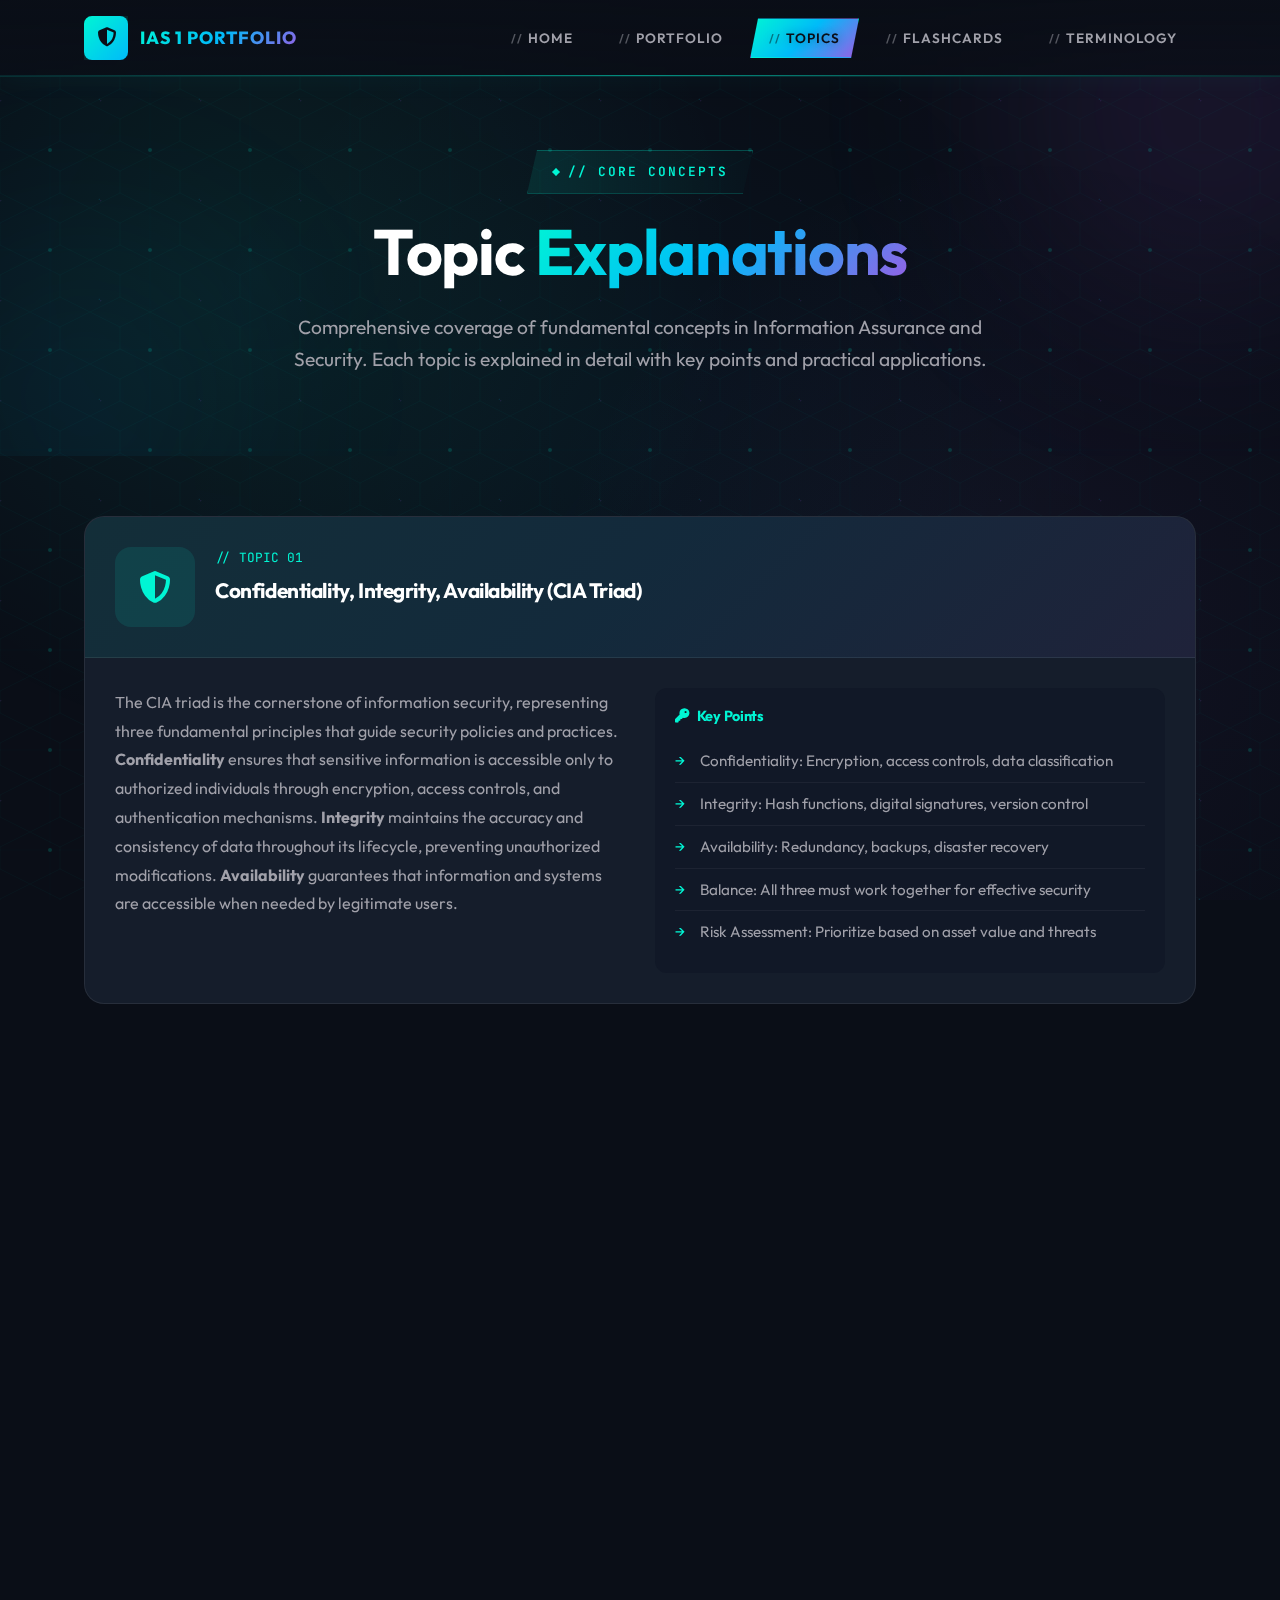
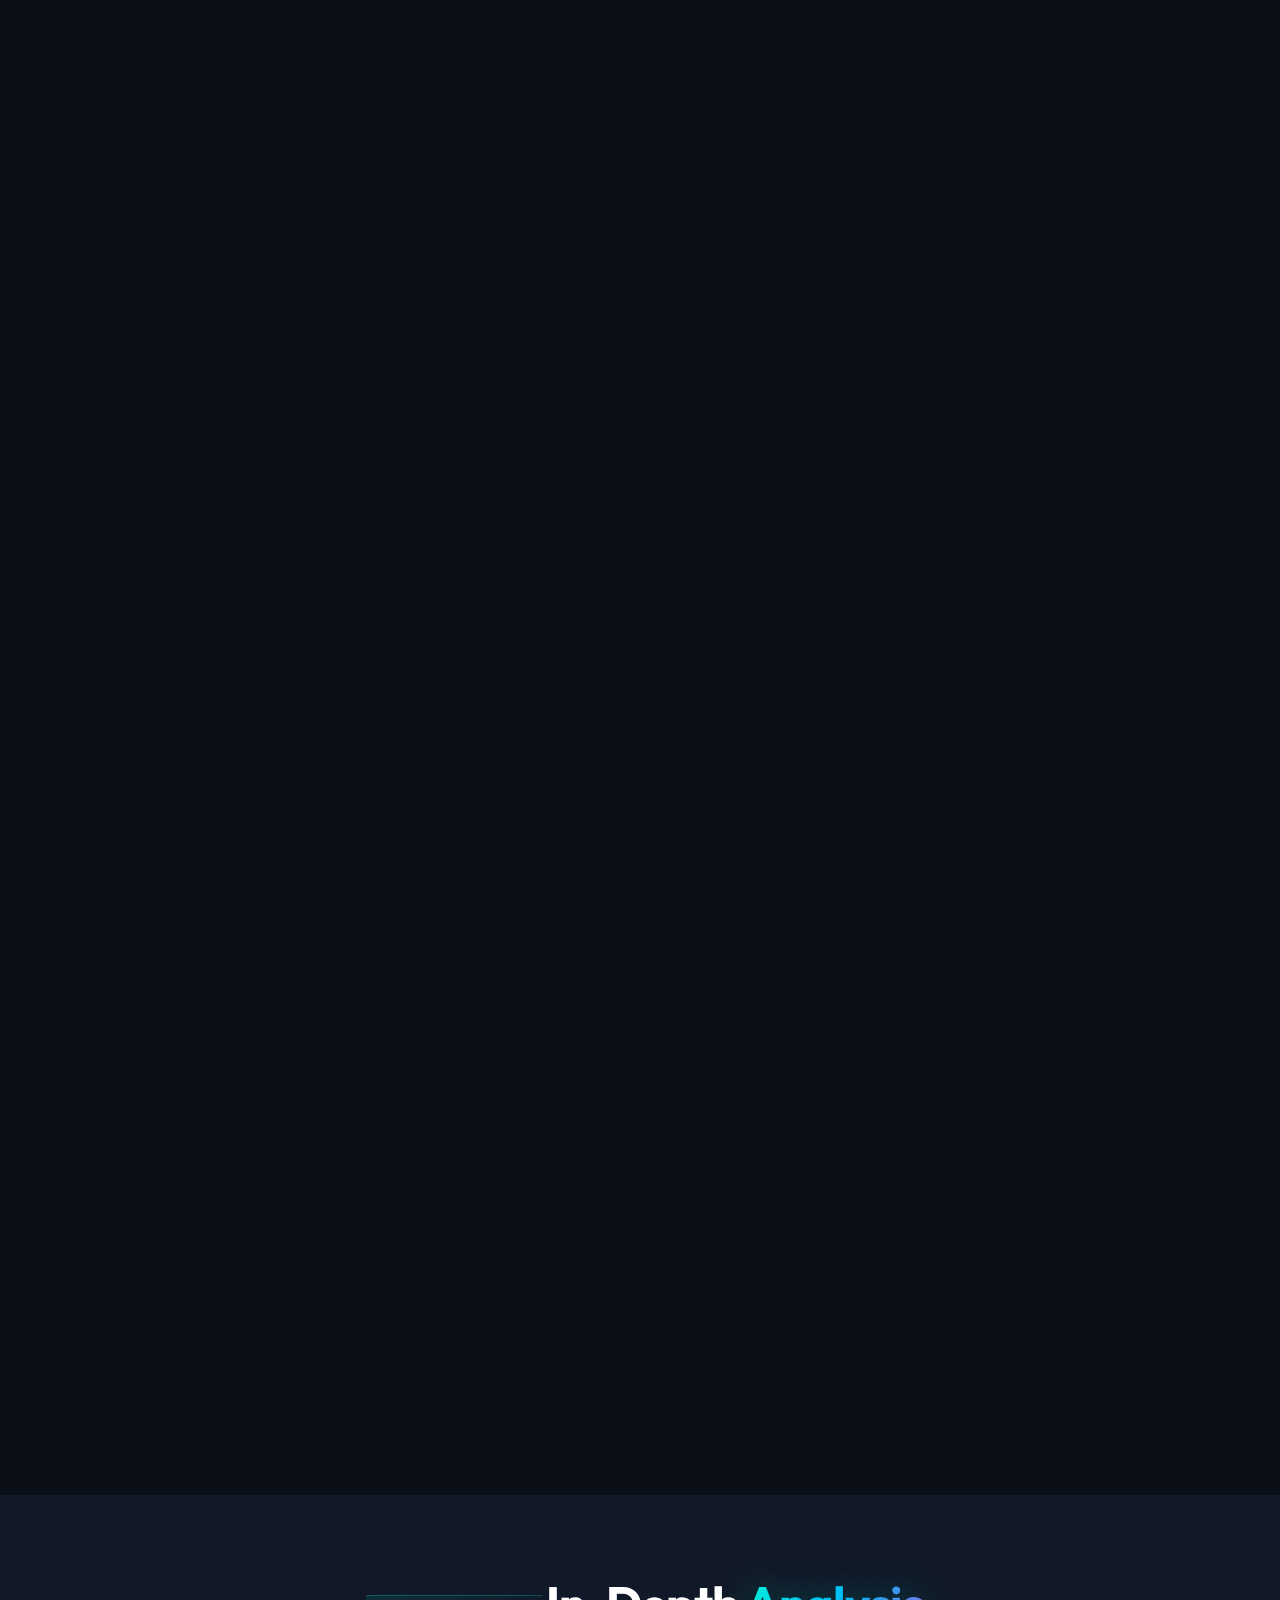
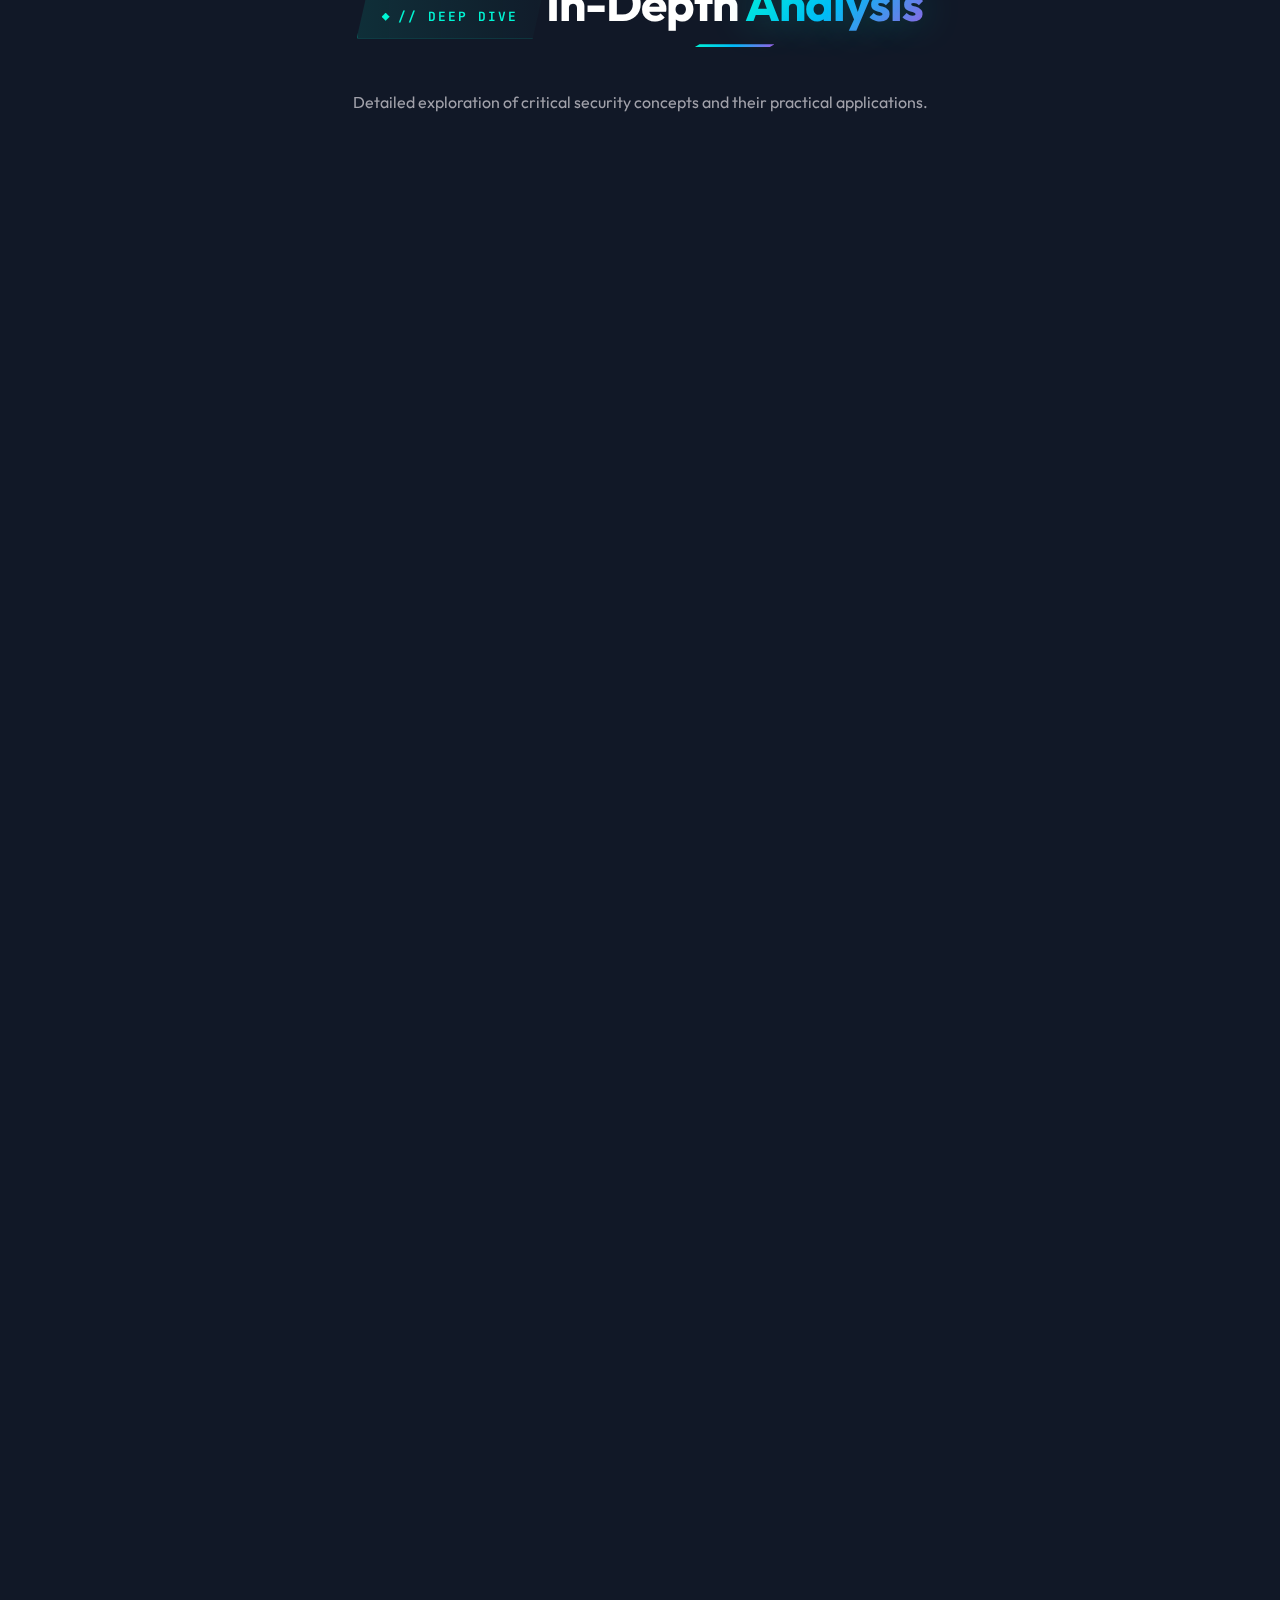
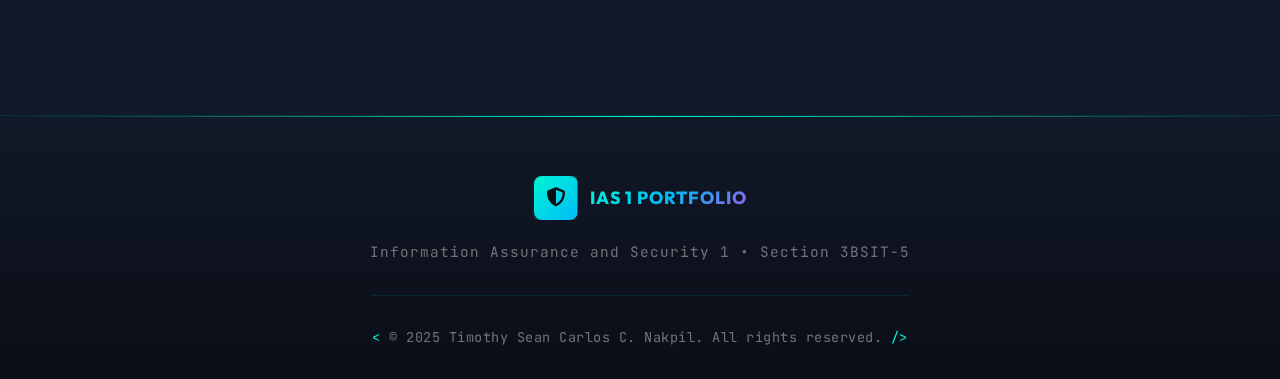
<file: topics.html>
<!DOCTYPE html>
<html lang="en">
<head>
    <meta charset="UTF-8">
    <meta name="viewport" content="width=device-width, initial-scale=1.0">
    <title>Topics | Timothy Sean Carlos C. Nakpil</title>
    <link rel="stylesheet" href="styles.css">
    <link rel="stylesheet" href="https://cdnjs.cloudflare.com/ajax/libs/font-awesome/6.4.0/css/all.min.css">
    <style>
        /* Topics Page Specific Styles */
        .page-header {
            padding: 150px 0 80px;
            text-align: center;
            position: relative;
            overflow: hidden;
        }

        .page-header-bg {
            position: absolute;
            top: 0;
            left: 0;
            width: 100%;
            height: 100%;
            z-index: -1;
        }

        .page-header-orb {
            position: absolute;
            border-radius: 50%;
            filter: blur(100px);
        }

        .page-header-orb-1 {
            width: 400px;
            height: 400px;
            background: rgba(155, 93, 229, 0.1);
            top: -20%;
            right: -10%;
        }

        .page-header-orb-2 {
            width: 300px;
            height: 300px;
            background: rgba(0, 187, 249, 0.08);
            bottom: -20%;
            left: -5%;
        }

        .page-title {
            font-size: clamp(2.5rem, 5vw, 4rem);
            margin-bottom: 20px;
        }

        .page-subtitle {
            font-size: 1.2rem;
            color: var(--text-secondary);
            max-width: 700px;
            margin: 0 auto;
        }

        /* Topics Section */
        .topics-section {
            padding: 60px 0 100px;
        }

        .topics-grid {
            display: grid;
            grid-template-columns: repeat(2, 1fr);
            gap: 30px;
        }

        .topic-card {
            background: var(--bg-card);
            border: var(--border-subtle);
            border-radius: 20px;
            overflow: hidden;
            transition: var(--transition-normal);
            position: relative;
        }

        .topic-card::before {
            content: '';
            position: absolute;
            top: 0;
            left: 0;
            width: 100%;
            height: 4px;
            background: var(--gradient-primary);
            opacity: 0;
            transition: var(--transition-normal);
        }

        .topic-card:hover::before {
            opacity: 1;
        }

        .topic-card:hover {
            transform: translateY(-5px);
            border-color: rgba(0, 245, 212, 0.2);
            box-shadow: 0 20px 40px rgba(0, 0, 0, 0.2);
        }

        .topic-header {
            padding: 30px;
            display: flex;
            align-items: flex-start;
            gap: 20px;
            background: linear-gradient(135deg, rgba(0, 245, 212, 0.05) 0%, rgba(155, 93, 229, 0.05) 100%);
            border-bottom: var(--border-subtle);
        }

        .topic-icon {
            width: 70px;
            height: 70px;
            min-width: 70px;
            background: rgba(0, 245, 212, 0.1);
            border-radius: 16px;
            display: flex;
            align-items: center;
            justify-content: center;
            font-size: 1.8rem;
            color: var(--accent-primary);
        }

        .topic-card:nth-child(2) .topic-icon {
            background: rgba(155, 93, 229, 0.1);
            color: var(--accent-tertiary);
        }

        .topic-card:nth-child(3) .topic-icon {
            background: rgba(0, 187, 249, 0.1);
            color: var(--accent-secondary);
        }

        .topic-card:nth-child(4) .topic-icon {
            background: rgba(241, 91, 181, 0.1);
            color: var(--accent-warm);
        }

        .topic-card:nth-child(5) .topic-icon {
            background: rgba(254, 228, 64, 0.1);
            color: var(--accent-gold);
        }

        .topic-card:nth-child(6) .topic-icon {
            background: rgba(0, 245, 212, 0.1);
            color: var(--accent-primary);
        }

        .topic-header-content {
            flex: 1;
        }

        .topic-number {
            font-family: 'JetBrains Mono', monospace;
            font-size: 0.8rem;
            color: var(--accent-primary);
            margin-bottom: 8px;
        }

        .topic-title {
            font-size: 1.3rem;
            line-height: 1.3;
        }

        .topic-body {
            padding: 30px;
        }

        .topic-desc {
            color: var(--text-secondary);
            font-size: 1rem;
            line-height: 1.8;
            margin-bottom: 25px;
        }

        .topic-key-points {
            background: var(--bg-secondary);
            border-radius: 12px;
            padding: 20px;
        }

        .topic-key-points h4 {
            font-size: 0.9rem;
            color: var(--accent-primary);
            margin-bottom: 15px;
            display: flex;
            align-items: center;
            gap: 8px;
        }

        .topic-key-points ul {
            list-style: none;
        }

        .topic-key-points li {
            padding: 8px 0;
            padding-left: 25px;
            position: relative;
            color: var(--text-secondary);
            font-size: 0.95rem;
            border-bottom: 1px solid rgba(255, 255, 255, 0.05);
        }

        .topic-key-points li:last-child {
            border-bottom: none;
        }

        .topic-key-points li::before {
            content: '→';
            position: absolute;
            left: 0;
            color: var(--accent-primary);
        }

        /* Featured Topic - Full Width */
        .topic-featured {
            grid-column: span 2;
        }

        .topic-featured .topic-header {
            background: linear-gradient(135deg, rgba(0, 245, 212, 0.08) 0%, rgba(0, 187, 249, 0.08) 50%, rgba(155, 93, 229, 0.08) 100%);
        }

        .topic-featured .topic-icon {
            width: 80px;
            height: 80px;
            font-size: 2rem;
        }

        .topic-featured .topic-body {
            display: grid;
            grid-template-columns: 1fr 1fr;
            gap: 30px;
        }

        .topic-featured .topic-desc {
            margin-bottom: 0;
        }

        /* Detailed Topic Section */
        .topic-detail-section {
            padding: 80px 0;
            background: var(--bg-secondary);
        }

        .detail-card {
            background: var(--bg-card);
            border: var(--border-subtle);
            border-radius: 20px;
            padding: 40px;
            margin-bottom: 30px;
        }

        .detail-header {
            display: flex;
            align-items: center;
            gap: 20px;
            margin-bottom: 30px;
            padding-bottom: 20px;
            border-bottom: var(--border-subtle);
        }

        .detail-icon {
            width: 60px;
            height: 60px;
            background: rgba(0, 245, 212, 0.1);
            border-radius: 14px;
            display: flex;
            align-items: center;
            justify-content: center;
            font-size: 1.5rem;
            color: var(--accent-primary);
        }

        .detail-title {
            font-size: 1.5rem;
        }

        .detail-content {
            display: grid;
            grid-template-columns: 2fr 1fr;
            gap: 40px;
        }

        .detail-text p {
            color: var(--text-secondary);
            font-size: 1.05rem;
            line-height: 1.9;
            margin-bottom: 20px;
        }

        .detail-text p strong {
            color: var(--text-primary);
        }

        .detail-sidebar {
            background: var(--bg-secondary);
            border-radius: 14px;
            padding: 25px;
        }

        .detail-sidebar h4 {
            font-size: 1rem;
            margin-bottom: 20px;
            color: var(--accent-primary);
        }

        .component-list {
            list-style: none;
        }

        .component-list li {
            padding: 15px;
            background: var(--bg-card);
            border-radius: 10px;
            margin-bottom: 10px;
            border-left: 3px solid var(--accent-primary);
        }

        .component-list li strong {
            display: block;
            margin-bottom: 5px;
            color: var(--text-primary);
        }

        .component-list li span {
            color: var(--text-muted);
            font-size: 0.9rem;
        }

        /* Responsive */
        @media (max-width: 992px) {
            .topics-grid {
                grid-template-columns: 1fr;
            }

            .topic-featured {
                grid-column: span 1;
            }

            .topic-featured .topic-body {
                grid-template-columns: 1fr;
            }

            .detail-content {
                grid-template-columns: 1fr;
            }
        }

        @media (max-width: 768px) {
            .topic-header {
                flex-direction: column;
                text-align: center;
            }

            .topic-icon {
                margin: 0 auto;
            }

            .detail-header {
                flex-direction: column;
                text-align: center;
            }
        }
    </style>
</head>
<body>
    <!-- Background Effects -->
    <div class="bg-pattern"></div>
    <div class="grid-overlay"></div>

    <!-- Navigation -->
    <nav class="navbar">
        <div class="container nav-content">
            <a href="index.html" class="nav-logo">
                <div class="nav-logo-icon">
                    <i class="fas fa-shield-halved"></i>
                </div>
                <span class="nav-logo-text">IAS 1 Portfolio</span>
            </a>
            <ul class="nav-menu" id="navMenu">
                <li><a href="index.html" class="nav-link">Home</a></li>
                <li><a href="portfolio.html" class="nav-link">Portfolio</a></li>
                <li><a href="topics.html" class="nav-link active">Topics</a></li>
                <li><a href="flashcards.html" class="nav-link">Flashcards</a></li>
                <li><a href="terminology.html" class="nav-link">Terminology</a></li>
            </ul>
            <div class="nav-toggle" id="navToggle">
                <span></span>
                <span></span>
                <span></span>
            </div>
        </div>
    </nav>

    <!-- Page Header -->
    <section class="page-header">
        <div class="page-header-bg">
            <div class="page-header-orb page-header-orb-1"></div>
            <div class="page-header-orb page-header-orb-2"></div>
        </div>
        <div class="container">
            <span class="section-tag">// CORE CONCEPTS</span>
            <h1 class="page-title">Topic <span class="text-gradient">Explanations</span></h1>
            <p class="page-subtitle">Comprehensive coverage of fundamental concepts in Information Assurance and Security. Each topic is explained in detail with key points and practical applications.</p>
        </div>
    </section>

    <!-- Topics Grid Section -->
    <section class="topics-section">
        <div class="container">
            <div class="topics-grid">
                <!-- Topic 1 - CIA Triad (Featured) -->
                <div class="topic-card topic-featured">
                    <div class="topic-header">
                        <div class="topic-icon">
                            <i class="fas fa-shield-halved"></i>
                        </div>
                        <div class="topic-header-content">
                            <div class="topic-number">// TOPIC 01</div>
                            <h3 class="topic-title">Confidentiality, Integrity, Availability (CIA Triad)</h3>
                        </div>
                    </div>
                    <div class="topic-body">
                        <div>
                            <p class="topic-desc">
                                The CIA triad is the cornerstone of information security, representing three fundamental principles that guide security policies and practices. <strong>Confidentiality</strong> ensures that sensitive information is accessible only to authorized individuals through encryption, access controls, and authentication mechanisms. <strong>Integrity</strong> maintains the accuracy and consistency of data throughout its lifecycle, preventing unauthorized modifications. <strong>Availability</strong> guarantees that information and systems are accessible when needed by legitimate users.
                            </p>
                        </div>
                        <div class="topic-key-points">
                            <h4><i class="fas fa-key"></i> Key Points</h4>
                            <ul>
                                <li>Confidentiality: Encryption, access controls, data classification</li>
                                <li>Integrity: Hash functions, digital signatures, version control</li>
                                <li>Availability: Redundancy, backups, disaster recovery</li>
                                <li>Balance: All three must work together for effective security</li>
                                <li>Risk Assessment: Prioritize based on asset value and threats</li>
                            </ul>
                        </div>
                    </div>
                </div>

                <!-- Topic 2 - Authentication & Authorization -->
                <div class="topic-card">
                    <div class="topic-header">
                        <div class="topic-icon">
                            <i class="fas fa-user-shield"></i>
                        </div>
                        <div class="topic-header-content">
                            <div class="topic-number">// TOPIC 02</div>
                            <h3 class="topic-title">Authentication & Authorization</h3>
                        </div>
                    </div>
                    <div class="topic-body">
                        <p class="topic-desc">
                            <strong>Authentication</strong> verifies the identity of users, systems, or devices attempting to access resources. Common methods include passwords, biometrics, tokens, and multi-factor authentication (MFA). <strong>Authorization</strong> determines what authenticated users can do, defining permissions and access levels. Together, they form the foundation of access control systems.
                        </p>
                        <div class="topic-key-points">
                            <h4><i class="fas fa-key"></i> Key Points</h4>
                            <ul>
                                <li>Something you know (passwords, PINs)</li>
                                <li>Something you have (tokens, smart cards)</li>
                                <li>Something you are (biometrics)</li>
                                <li>Role-Based Access Control (RBAC)</li>
                            </ul>
                        </div>
                    </div>
                </div>

                <!-- Topic 3 - Risk Management -->
                <div class="topic-card">
                    <div class="topic-header">
                        <div class="topic-icon">
                            <i class="fas fa-exclamation-triangle"></i>
                        </div>
                        <div class="topic-header-content">
                            <div class="topic-number">// TOPIC 03</div>
                            <h3 class="topic-title">Risk Management</h3>
                        </div>
                    </div>
                    <div class="topic-body">
                        <p class="topic-desc">
                            Risk management is the systematic process of identifying, assessing, and controlling threats to an organization's information assets. It involves risk identification, analysis, evaluation, treatment (accept, mitigate, transfer, or avoid), and continuous monitoring. The goal is to minimize potential damage while balancing security costs with business needs.
                        </p>
                        <div class="topic-key-points">
                            <h4><i class="fas fa-key"></i> Key Points</h4>
                            <ul>
                                <li>Risk = Threat × Vulnerability × Impact</li>
                                <li>Qualitative vs Quantitative Assessment</li>
                                <li>Risk Treatment Strategies</li>
                                <li>Continuous Monitoring & Review</li>
                            </ul>
                        </div>
                    </div>
                </div>

                <!-- Topic 4 - Cryptography -->
                <div class="topic-card">
                    <div class="topic-header">
                        <div class="topic-icon">
                            <i class="fas fa-lock"></i>
                        </div>
                        <div class="topic-header-content">
                            <div class="topic-number">// TOPIC 04</div>
                            <h3 class="topic-title">Cryptography Basics</h3>
                        </div>
                    </div>
                    <div class="topic-body">
                        <p class="topic-desc">
                            Cryptography is the practice of securing communication and data through mathematical algorithms. <strong>Symmetric encryption</strong> uses the same key for both encryption and decryption (AES, DES). <strong>Asymmetric encryption</strong> uses public/private key pairs (RSA, ECC). Hash functions create fixed-size fingerprints of data for integrity verification.
                        </p>
                        <div class="topic-key-points">
                            <h4><i class="fas fa-key"></i> Key Points</h4>
                            <ul>
                                <li>Symmetric: Fast, same key both ways</li>
                                <li>Asymmetric: Slower, public/private keys</li>
                                <li>Hashing: One-way, integrity checking</li>
                                <li>Digital Signatures: Authentication + Integrity</li>
                            </ul>
                        </div>
                    </div>
                </div>

                <!-- Topic 5 - Network Security -->
                <div class="topic-card">
                    <div class="topic-header">
                        <div class="topic-icon">
                            <i class="fas fa-network-wired"></i>
                        </div>
                        <div class="topic-header-content">
                            <div class="topic-number">// TOPIC 05</div>
                            <h3 class="topic-title">Network Security</h3>
                        </div>
                    </div>
                    <div class="topic-body">
                        <p class="topic-desc">
                            Network security protects the networking infrastructure from unauthorized access, misuse, and attacks. Key components include firewalls (packet filtering, stateful inspection), Intrusion Detection/Prevention Systems (IDS/IPS), Virtual Private Networks (VPNs), and network segmentation. Defense-in-depth provides multiple layers of protection.
                        </p>
                        <div class="topic-key-points">
                            <h4><i class="fas fa-key"></i> Key Points</h4>
                            <ul>
                                <li>Firewalls: Filter traffic by rules</li>
                                <li>IDS/IPS: Detect and prevent intrusions</li>
                                <li>VPN: Secure remote connections</li>
                                <li>Network Segmentation: Limit attack surface</li>
                            </ul>
                        </div>
                    </div>
                </div>

                <!-- Topic 6 - Security Policies -->
                <div class="topic-card">
                    <div class="topic-header">
                        <div class="topic-icon">
                            <i class="fas fa-file-shield"></i>
                        </div>
                        <div class="topic-header-content">
                            <div class="topic-number">// TOPIC 06</div>
                            <h3 class="topic-title">Security Policies & Governance</h3>
                        </div>
                    </div>
                    <div class="topic-body">
                        <p class="topic-desc">
                            Security policies are formalized rules that define how an organization protects and manages information. They include acceptable use policies, incident response plans, data classification standards, and compliance requirements. Good governance ensures alignment between security practices and business objectives.
                        </p>
                        <div class="topic-key-points">
                            <h4><i class="fas fa-key"></i> Key Points</h4>
                            <ul>
                                <li>Policy Framework: Standards, procedures, guidelines</li>
                                <li>Incident Response Planning</li>
                                <li>Compliance: GDPR, HIPAA, PCI-DSS</li>
                                <li>Security Awareness Training</li>
                            </ul>
                        </div>
                    </div>
                </div>
            </div>
        </div>
    </section>

    <!-- Detailed Topic Section -->
    <section class="topic-detail-section">
        <div class="container">
            <div class="section-header">
                <span class="section-tag">// DEEP DIVE</span>
                <h2 class="section-title">In-Depth <span class="text-gradient">Analysis</span></h2>
                <p class="section-desc">Detailed exploration of critical security concepts and their practical applications.</p>
            </div>

            <!-- CIA Triad Detail -->
            <div class="detail-card">
                <div class="detail-header">
                    <div class="detail-icon">
                        <i class="fas fa-shield-halved"></i>
                    </div>
                    <h3 class="detail-title">Understanding the CIA Triad</h3>
                </div>
                <div class="detail-content">
                    <div class="detail-text">
                        <p>
                            The CIA Triad serves as the foundation for developing security policies and procedures within any organization. Each component addresses a specific aspect of data protection and must be balanced according to the organization's needs and risk tolerance.
                        </p>
                        <p>
                            <strong>Confidentiality</strong> prevents unauthorized disclosure of information. Techniques include encryption (AES-256, RSA), access control lists (ACLs), and data classification schemes. Organizations must identify what data needs protection and implement appropriate controls based on sensitivity levels.
                        </p>
                        <p>
                            <strong>Integrity</strong> ensures data remains accurate and unaltered. This is achieved through hash functions (SHA-256), digital signatures, checksums, and version control systems. Any unauthorized modification should be detectable and preventable.
                        </p>
                        <p>
                            <strong>Availability</strong> guarantees systems and data are accessible when needed. This requires redundant systems, regular backups, disaster recovery plans, and protection against denial-of-service attacks. Uptime requirements (SLAs) often drive availability investments.
                        </p>
                    </div>
                    <div class="detail-sidebar">
                        <h4><i class="fas fa-list-check"></i> Components</h4>
                        <ul class="component-list">
                            <li>
                                <strong>Confidentiality</strong>
                                <span>Protect sensitive data from unauthorized access</span>
                            </li>
                            <li>
                                <strong>Integrity</strong>
                                <span>Maintain accuracy and trustworthiness of data</span>
                            </li>
                            <li>
                                <strong>Availability</strong>
                                <span>Ensure timely and reliable access to resources</span>
                            </li>
                        </ul>
                    </div>
                </div>
            </div>

            <!-- Security Controls Detail -->
            <div class="detail-card">
                <div class="detail-header">
                    <div class="detail-icon">
                        <i class="fas fa-sliders"></i>
                    </div>
                    <h3 class="detail-title">Types of Security Controls</h3>
                </div>
                <div class="detail-content">
                    <div class="detail-text">
                        <p>
                            Security controls are safeguards or countermeasures to avoid, detect, counteract, or minimize security risks. They are categorized by their function and implementation method.
                        </p>
                        <p>
                            <strong>Administrative Controls</strong> include policies, procedures, security awareness training, and organizational structure. These define how people should behave and what processes to follow.
                        </p>
                        <p>
                            <strong>Technical Controls</strong> are implemented through technology: firewalls, encryption, access control systems, antivirus software, and intrusion detection systems.
                        </p>
                        <p>
                            <strong>Physical Controls</strong> protect the physical environment: locks, security guards, CCTV cameras, biometric scanners, and environmental controls (fire suppression, climate control).
                        </p>
                    </div>
                    <div class="detail-sidebar">
                        <h4><i class="fas fa-layer-group"></i> Control Types</h4>
                        <ul class="component-list">
                            <li>
                                <strong>Preventive</strong>
                                <span>Stop incidents before they occur</span>
                            </li>
                            <li>
                                <strong>Detective</strong>
                                <span>Identify and alert on incidents</span>
                            </li>
                            <li>
                                <strong>Corrective</strong>
                                <span>Limit damage and recover</span>
                            </li>
                            <li>
                                <strong>Deterrent</strong>
                                <span>Discourage potential attackers</span>
                            </li>
                        </ul>
                    </div>
                </div>
            </div>
        </div>
    </section>

    <!-- Footer -->
    <footer class="footer">
        <div class="container footer-content">
            <div class="footer-logo">
                <div class="nav-logo-icon">
                    <i class="fas fa-shield-halved"></i>
                </div>
                <span class="nav-logo-text">IAS 1 Portfolio</span>
            </div>
            <p class="footer-text">Information Assurance and Security 1 • Section 3BSIT-5</p>
            <p class="footer-bottom">© 2025 Timothy Sean Carlos C. Nakpil. All rights reserved.</p>
        </div>
    </footer>

    <script>
        // Navbar scroll effect
        const navbar = document.querySelector('.navbar');
        window.addEventListener('scroll', () => {
            if (window.scrollY > 50) {
                navbar.classList.add('scrolled');
            } else {
                navbar.classList.remove('scrolled');
            }
        });

        // Mobile navigation toggle
        const navToggle = document.getElementById('navToggle');
        const navMenu = document.getElementById('navMenu');

        navToggle.addEventListener('click', () => {
            navToggle.classList.toggle('active');
            navMenu.classList.toggle('active');
        });

        // Close mobile menu on link click
        document.querySelectorAll('.nav-link').forEach(link => {
            link.addEventListener('click', () => {
                navToggle.classList.remove('active');
                navMenu.classList.remove('active');
            });
        });

        // Intersection Observer for animations
        const observerOptions = {
            threshold: 0.1,
            rootMargin: '0px 0px -50px 0px'
        };

        const observer = new IntersectionObserver((entries) => {
            entries.forEach(entry => {
                if (entry.isIntersecting) {
                    entry.target.style.opacity = '1';
                    entry.target.style.transform = 'translateY(0)';
                }
            });
        }, observerOptions);

        document.querySelectorAll('.topic-card, .detail-card').forEach(el => {
            el.style.opacity = '0';
            el.style.transform = 'translateY(30px)';
            el.style.transition = 'all 0.6s ease';
            observer.observe(el);
        });
    </script>
</body>
</html>
</file>
<file: styles.css>
/* ============================================
   INFORMATION ASSURANCE & SECURITY 1 PORTFOLIO
   Timothy Sean Carlos C. Nakpil - 3BSIT-5
   ============================================ */

/* Google Fonts Import */
@import url('https://fonts.googleapis.com/css2?family=Outfit:wght@300;400;500;600;700;800&family=JetBrains+Mono:wght@400;500;600&display=swap');

/* CSS Variables - Cybersecurity Theme */
:root {
    /* Primary Colors - Deep Space Blue */
    --bg-primary: #0a0e17;
    --bg-secondary: #111827;
    --bg-tertiary: #1a2332;
    --bg-card: #151d2b;
    
    /* Accent Colors - Neon Cyan/Teal */
    --accent-primary: #00f5d4;
    --accent-secondary: #00bbf9;
    --accent-tertiary: #9b5de5;
    --accent-warm: #f15bb5;
    --accent-gold: #fee440;
    
    /* Text Colors */
    --text-primary: #ffffff;
    --text-secondary: #a1a1aa;
    --text-muted: #71717a;
    
    /* Gradients */
    --gradient-primary: linear-gradient(135deg, #00f5d4 0%, #00bbf9 50%, #9b5de5 100%);
    --gradient-card: linear-gradient(145deg, rgba(21, 29, 43, 0.9) 0%, rgba(10, 14, 23, 0.9) 100%);
    --gradient-glow: linear-gradient(135deg, rgba(0, 245, 212, 0.1) 0%, rgba(0, 187, 249, 0.1) 100%);
    
    /* Shadows & Effects */
    --shadow-soft: 0 4px 20px rgba(0, 0, 0, 0.3);
    --shadow-glow: 0 0 30px rgba(0, 245, 212, 0.2);
    --shadow-card: 0 8px 32px rgba(0, 0, 0, 0.4);
    
    /* Border */
    --border-subtle: 1px solid rgba(255, 255, 255, 0.08);
    --border-accent: 1px solid rgba(0, 245, 212, 0.3);
    
    /* Spacing */
    --container-width: 1200px;
    --section-padding: 100px;
    
    /* Transitions */
    --transition-fast: 0.2s ease;
    --transition-normal: 0.3s ease;
    --transition-slow: 0.5s ease;
}

/* Reset & Base Styles */
*, *::before, *::after {
    margin: 0;
    padding: 0;
    box-sizing: border-box;
}

html {
    scroll-behavior: smooth;
}

body {
    font-family: 'Outfit', sans-serif;
    background-color: var(--bg-primary);
    color: var(--text-primary);
    line-height: 1.7;
    overflow-x: hidden;
}

/* Typography */
h1, h2, h3, h4, h5, h6 {
    font-weight: 700;
    line-height: 1.2;
    letter-spacing: -0.02em;
}

h1 { font-size: clamp(2.5rem, 6vw, 4.5rem); }
h2 { font-size: clamp(2rem, 4vw, 3rem); }
h3 { font-size: clamp(1.25rem, 2vw, 1.5rem); }

p {
    color: var(--text-secondary);
    font-weight: 400;
}

a {
    text-decoration: none;
    color: inherit;
    transition: var(--transition-normal);
}

code, .mono {
    font-family: 'JetBrains Mono', monospace;
}

/* Container */
.container {
    width: 90%;
    max-width: var(--container-width);
    margin: 0 auto;
    padding: 0 20px;
}

/* Background Pattern - Cybernetic Style */
.bg-pattern {
    position: fixed;
    top: 0;
    left: 0;
    width: 100%;
    height: 100%;
    pointer-events: none;
    z-index: -1;
    background-image: 
        radial-gradient(circle at 20% 30%, rgba(0, 245, 212, 0.08) 0%, transparent 40%),
        radial-gradient(circle at 80% 70%, rgba(155, 93, 229, 0.06) 0%, transparent 40%),
        radial-gradient(circle at 50% 50%, rgba(0, 187, 249, 0.04) 0%, transparent 60%);
}

.grid-overlay {
    position: fixed;
    top: 0;
    left: 0;
    width: 100%;
    height: 100%;
    pointer-events: none;
    z-index: -1;
    overflow: hidden;
}

/* Hexagon Pattern */
.grid-overlay::before {
    content: '';
    position: absolute;
    top: 0;
    left: 0;
    width: 200%;
    height: 200%;
    background-image: url("data:image/svg+xml,%3Csvg xmlns='http://www.w3.org/2000/svg' width='60' height='52' viewBox='0 0 60 52'%3E%3Cpath d='M30 0L60 15v22L30 52 0 37V15z' fill='none' stroke='rgba(0,245,212,0.06)' stroke-width='0.5'/%3E%3C/svg%3E");
    background-size: 60px 52px;
    animation: hexFloat 30s linear infinite;
}

/* Circuit Lines */
.grid-overlay::after {
    content: '';
    position: absolute;
    top: 0;
    left: 0;
    width: 100%;
    height: 100%;
    background-image: 
        url("data:image/svg+xml,%3Csvg xmlns='http://www.w3.org/2000/svg' width='100' height='100' viewBox='0 0 100 100'%3E%3Ccircle cx='50' cy='50' r='2' fill='rgba(0,245,212,0.15)'/%3E%3Ccircle cx='0' cy='0' r='1.5' fill='rgba(155,93,229,0.12)'/%3E%3Ccircle cx='100' cy='100' r='1.5' fill='rgba(0,187,249,0.12)'/%3E%3Cpath d='M50 50 L50 0 M50 50 L100 50 M50 50 L50 100 M50 50 L0 50' stroke='rgba(0,245,212,0.03)' stroke-width='0.5'/%3E%3C/svg%3E");
    background-size: 100px 100px;
}

@keyframes hexFloat {
    0% { transform: translate(0, 0); }
    100% { transform: translate(-30px, -26px); }
}

/* Floating Cyber Particles */
.cyber-particles {
    position: fixed;
    top: 0;
    left: 0;
    width: 100%;
    height: 100%;
    pointer-events: none;
    z-index: -1;
    overflow: hidden;
}

.cyber-particles::before,
.cyber-particles::after {
    content: '';
    position: absolute;
    width: 4px;
    height: 4px;
    background: var(--accent-primary);
    border-radius: 50%;
    box-shadow: 
        100px 50px 0 rgba(0, 245, 212, 0.3),
        200px 150px 0 rgba(155, 93, 229, 0.3),
        300px 250px 0 rgba(0, 187, 249, 0.3),
        400px 100px 0 rgba(0, 245, 212, 0.2),
        500px 300px 0 rgba(155, 93, 229, 0.2),
        150px 400px 0 rgba(0, 187, 249, 0.3),
        250px 500px 0 rgba(0, 245, 212, 0.2),
        600px 200px 0 rgba(155, 93, 229, 0.3),
        700px 350px 0 rgba(0, 245, 212, 0.2),
        50px 600px 0 rgba(0, 187, 249, 0.3),
        800px 450px 0 rgba(155, 93, 229, 0.2),
        350px 550px 0 rgba(0, 245, 212, 0.3);
    animation: particleFloat 20s ease-in-out infinite;
}

.cyber-particles::after {
    width: 2px;
    height: 2px;
    box-shadow: 
        80px 80px 0 rgba(0, 245, 212, 0.4),
        180px 200px 0 rgba(155, 93, 229, 0.4),
        320px 120px 0 rgba(0, 187, 249, 0.4),
        420px 280px 0 rgba(0, 245, 212, 0.3),
        520px 180px 0 rgba(155, 93, 229, 0.3),
        620px 380px 0 rgba(0, 187, 249, 0.4),
        720px 80px 0 rgba(0, 245, 212, 0.3),
        220px 480px 0 rgba(155, 93, 229, 0.4),
        120px 280px 0 rgba(0, 187, 249, 0.3),
        450px 380px 0 rgba(0, 245, 212, 0.4);
    animation: particleFloat 15s ease-in-out infinite reverse;
}

@keyframes particleFloat {
    0%, 100% { transform: translate(0, 0) scale(1); opacity: 0.6; }
    25% { transform: translate(10px, -20px) scale(1.1); opacity: 1; }
    50% { transform: translate(-5px, 10px) scale(0.9); opacity: 0.8; }
    75% { transform: translate(15px, 5px) scale(1.05); opacity: 1; }
}

/* ============================================
   NAVIGATION - CYBERNETIC STYLE
   ============================================ */
.navbar {
    position: fixed;
    top: 0;
    left: 0;
    width: 100%;
    z-index: 1000;
    padding: 1rem 0;
    transition: var(--transition-normal);
    background: linear-gradient(180deg, rgba(10, 14, 23, 0.95) 0%, rgba(10, 14, 23, 0.8) 100%);
    backdrop-filter: blur(20px);
    border-bottom: 1px solid rgba(0, 245, 212, 0.15);
    box-shadow: 0 0 30px rgba(0, 245, 212, 0.05), inset 0 -1px 0 rgba(0, 245, 212, 0.1);
}

.navbar::before {
    content: '';
    position: absolute;
    bottom: 0;
    left: 0;
    width: 100%;
    height: 1px;
    background: linear-gradient(90deg, transparent, var(--accent-primary), transparent);
    opacity: 0.5;
}

.navbar.scrolled {
    padding: 0.8rem 0;
    background: rgba(10, 14, 23, 0.98);
    box-shadow: 0 0 40px rgba(0, 245, 212, 0.1);
}

.nav-content {
    display: flex;
    justify-content: space-between;
    align-items: center;
}

.nav-logo {
    display: flex;
    align-items: center;
    gap: 12px;
}

.nav-logo-icon {
    width: 44px;
    height: 44px;
    background: linear-gradient(135deg, var(--accent-primary) 0%, var(--accent-secondary) 100%);
    border-radius: 8px;
    display: flex;
    align-items: center;
    justify-content: center;
    font-size: 1.2rem;
    color: var(--bg-primary);
    font-weight: 700;
    position: relative;
    clip-path: polygon(10% 0%, 100% 0%, 100% 90%, 90% 100%, 0% 100%, 0% 10%);
    box-shadow: 0 0 20px rgba(0, 245, 212, 0.4);
}

.nav-logo-text {
    font-weight: 800;
    font-size: 1.1rem;
    background: var(--gradient-primary);
    -webkit-background-clip: text;
    -webkit-text-fill-color: transparent;
    background-clip: text;
    text-transform: uppercase;
    letter-spacing: 1px;
}

.nav-menu {
    display: flex;
    list-style: none;
    gap: 0.5rem;
}

.nav-link {
    font-weight: 600;
    font-size: 0.85rem;
    color: var(--text-secondary);
    position: relative;
    padding: 10px 18px;
    text-transform: uppercase;
    letter-spacing: 1px;
    border: 1px solid transparent;
    clip-path: polygon(8px 0%, 100% 0%, calc(100% - 8px) 100%, 0% 100%);
    transition: var(--transition-normal);
}

.nav-link:hover {
    color: var(--accent-primary);
    background: rgba(0, 245, 212, 0.05);
    border-color: rgba(0, 245, 212, 0.2);
}

.nav-link.active {
    color: var(--bg-primary);
    background: var(--gradient-primary);
    border-color: transparent;
    text-shadow: 0 0 10px rgba(0, 0, 0, 0.3);
}

.nav-link::before {
    content: '//';
    margin-right: 5px;
    opacity: 0.5;
    font-size: 0.75rem;
}

.nav-toggle {
    display: none;
    flex-direction: column;
    gap: 5px;
    cursor: pointer;
    padding: 8px;
    border: 1px solid rgba(0, 245, 212, 0.3);
    background: rgba(0, 245, 212, 0.05);
}

.nav-toggle span {
    width: 25px;
    height: 2px;
    background: var(--accent-primary);
    transition: var(--transition-normal);
    box-shadow: 0 0 5px var(--accent-primary);
}

/* ============================================
   BUTTONS - CYBERNETIC STYLE
   ============================================ */
.btn {
    display: inline-flex;
    align-items: center;
    justify-content: center;
    gap: 10px;
    padding: 14px 32px;
    font-weight: 700;
    font-size: 0.9rem;
    cursor: pointer;
    border: none;
    transition: var(--transition-normal);
    font-family: inherit;
    text-transform: uppercase;
    letter-spacing: 1.5px;
    position: relative;
    clip-path: polygon(12px 0%, 100% 0%, calc(100% - 12px) 100%, 0% 100%);
}

.btn-primary {
    background: var(--gradient-primary);
    color: var(--bg-primary);
    box-shadow: 0 0 30px rgba(0, 245, 212, 0.4), inset 0 0 20px rgba(255, 255, 255, 0.1);
    text-shadow: 0 0 10px rgba(0, 0, 0, 0.3);
}

.btn-primary::before {
    content: '';
    position: absolute;
    top: 0;
    left: 0;
    width: 100%;
    height: 100%;
    background: linear-gradient(90deg, transparent, rgba(255, 255, 255, 0.2), transparent);
    transform: translateX(-100%);
    transition: 0.5s;
}

.btn-primary:hover::before {
    transform: translateX(100%);
}

.btn-primary:hover {
    transform: translateY(-3px);
    box-shadow: 0 0 50px rgba(0, 245, 212, 0.6), inset 0 0 30px rgba(255, 255, 255, 0.2);
}

.btn-secondary {
    background: rgba(0, 245, 212, 0.05);
    color: var(--accent-primary);
    border: 1px solid rgba(0, 245, 212, 0.3);
    box-shadow: 0 0 15px rgba(0, 245, 212, 0.1), inset 0 0 15px rgba(0, 245, 212, 0.05);
}

.btn-secondary:hover {
    border-color: var(--accent-primary);
    background: rgba(0, 245, 212, 0.15);
    box-shadow: 0 0 30px rgba(0, 245, 212, 0.3), inset 0 0 20px rgba(0, 245, 212, 0.1);
    color: var(--text-primary);
}

.btn-sm {
    padding: 10px 20px;
    font-size: 0.8rem;
    clip-path: polygon(8px 0%, 100% 0%, calc(100% - 8px) 100%, 0% 100%);
}

/* ============================================
   CARDS - CYBERNETIC STYLE
   ============================================ */
.card {
    background: linear-gradient(135deg, rgba(21, 29, 43, 0.9) 0%, rgba(10, 14, 23, 0.95) 100%);
    border: 1px solid rgba(0, 245, 212, 0.1);
    overflow: hidden;
    transition: var(--transition-normal);
    position: relative;
    clip-path: polygon(0 0, calc(100% - 20px) 0, 100% 20px, 100% 100%, 20px 100%, 0 calc(100% - 20px));
}

.card::before {
    content: '';
    position: absolute;
    top: 0;
    left: 0;
    width: 100%;
    height: 100%;
    background: linear-gradient(135deg, rgba(0, 245, 212, 0.03) 0%, transparent 50%);
    pointer-events: none;
}

.card::after {
    content: '';
    position: absolute;
    top: -1px;
    right: -1px;
    width: 30px;
    height: 30px;
    background: linear-gradient(135deg, transparent 50%, rgba(0, 245, 212, 0.2) 50%);
    pointer-events: none;
}

.card:hover {
    transform: translateY(-5px);
    border-color: rgba(0, 245, 212, 0.3);
    box-shadow: 0 0 40px rgba(0, 245, 212, 0.15), inset 0 0 30px rgba(0, 245, 212, 0.03);
}

.card-body {
    padding: 2rem;
}

.card-header {
    padding: 1.5rem 2rem;
    background: linear-gradient(90deg, rgba(0, 245, 212, 0.08) 0%, transparent 100%);
    border-bottom: 1px solid rgba(0, 245, 212, 0.1);
    position: relative;
}

.card-header::before {
    content: '';
    position: absolute;
    bottom: 0;
    left: 0;
    width: 60%;
    height: 1px;
    background: linear-gradient(90deg, var(--accent-primary), transparent);
}

/* ============================================
   SECTION STYLES - CYBERNETIC
   ============================================ */
.section {
    padding: var(--section-padding) 0;
}

.section-header {
    text-align: center;
    margin-bottom: 60px;
    position: relative;
}

.section-tag {
    display: inline-flex;
    align-items: center;
    gap: 8px;
    padding: 10px 24px;
    background: linear-gradient(90deg, rgba(0, 245, 212, 0.1) 0%, rgba(0, 245, 212, 0.02) 100%);
    border: 1px solid rgba(0, 245, 212, 0.25);
    font-size: 0.8rem;
    font-weight: 600;
    color: var(--accent-primary);
    margin-bottom: 20px;
    font-family: 'JetBrains Mono', monospace;
    text-transform: uppercase;
    letter-spacing: 2px;
    clip-path: polygon(10px 0%, 100% 0%, calc(100% - 10px) 100%, 0% 100%);
    position: relative;
    box-shadow: 0 0 20px rgba(0, 245, 212, 0.1);
}

.section-tag::before {
    content: '';
    width: 8px;
    height: 8px;
    background: var(--accent-primary);
    clip-path: polygon(50% 0%, 100% 50%, 50% 100%, 0% 50%);
    animation: pulse 2s ease infinite;
    box-shadow: 0 0 10px var(--accent-primary);
}

.section-title {
    margin-bottom: 20px;
    position: relative;
    display: inline-block;
}

.section-title span {
    background: var(--gradient-primary);
    -webkit-background-clip: text;
    -webkit-text-fill-color: transparent;
    background-clip: text;
    text-shadow: 0 0 40px rgba(0, 245, 212, 0.3);
}

.section-title::after {
    content: '';
    position: absolute;
    bottom: -15px;
    left: 50%;
    transform: translateX(-50%);
    width: 80px;
    height: 3px;
    background: var(--gradient-primary);
    clip-path: polygon(5px 0%, 100% 0%, calc(100% - 5px) 100%, 0% 100%);
    box-shadow: 0 0 15px rgba(0, 245, 212, 0.5);
}

.section-desc {
    max-width: 600px;
    margin: 0 auto;
    color: var(--text-secondary);
    margin-top: 30px;
}

/* ============================================
   FOOTER - CYBERNETIC STYLE
   ============================================ */
.footer {
    background: linear-gradient(180deg, var(--bg-secondary) 0%, var(--bg-primary) 100%);
    border-top: 1px solid rgba(0, 245, 212, 0.15);
    padding: 60px 0 30px;
    position: relative;
}

.footer::before {
    content: '';
    position: absolute;
    top: 0;
    left: 0;
    width: 100%;
    height: 1px;
    background: linear-gradient(90deg, transparent, var(--accent-primary), transparent);
    box-shadow: 0 0 20px rgba(0, 245, 212, 0.3);
}

.footer-content {
    display: flex;
    flex-direction: column;
    align-items: center;
    text-align: center;
}

.footer-logo {
    display: flex;
    align-items: center;
    gap: 12px;
    margin-bottom: 20px;
}

.footer-text {
    color: var(--text-muted);
    margin-bottom: 30px;
    font-family: 'JetBrains Mono', monospace;
    font-size: 0.9rem;
    letter-spacing: 1px;
}

.footer-bottom {
    padding-top: 30px;
    border-top: 1px solid rgba(0, 245, 212, 0.1);
    color: var(--text-muted);
    font-size: 0.85rem;
    font-family: 'JetBrains Mono', monospace;
    letter-spacing: 0.5px;
}

.footer-bottom::before {
    content: '< ';
    color: var(--accent-primary);
}

.footer-bottom::after {
    content: ' />';
    color: var(--accent-primary);
}

/* ============================================
   ANIMATIONS
   ============================================ */
@keyframes fadeInUp {
    from {
        opacity: 0;
        transform: translateY(30px);
    }
    to {
        opacity: 1;
        transform: translateY(0);
    }
}

@keyframes fadeIn {
    from { opacity: 0; }
    to { opacity: 1; }
}

@keyframes float {
    0%, 100% { transform: translateY(0); }
    50% { transform: translateY(-10px); }
}

@keyframes pulse {
    0%, 100% { opacity: 1; }
    50% { opacity: 0.5; }
}

@keyframes glow {
    0%, 100% { box-shadow: 0 0 20px rgba(0, 245, 212, 0.2); }
    50% { box-shadow: 0 0 40px rgba(0, 245, 212, 0.4); }
}

.animate-fadeInUp {
    animation: fadeInUp 0.8s ease forwards;
}

.animate-delay-1 { animation-delay: 0.1s; }
.animate-delay-2 { animation-delay: 0.2s; }
.animate-delay-3 { animation-delay: 0.3s; }
.animate-delay-4 { animation-delay: 0.4s; }
.animate-delay-5 { animation-delay: 0.5s; }

/* ============================================
   RESPONSIVE DESIGN
   ============================================ */
@media (max-width: 992px) {
    :root {
        --section-padding: 80px;
    }
    
    .nav-menu {
        position: fixed;
        top: 70px;
        left: 0;
        width: 100%;
        flex-direction: column;
        background: rgba(10, 14, 23, 0.98);
        padding: 30px;
        gap: 0;
        transform: translateY(-100%);
        opacity: 0;
        pointer-events: none;
        transition: var(--transition-normal);
        border-bottom: var(--border-subtle);
    }
    
    .nav-menu.active {
        transform: translateY(0);
        opacity: 1;
        pointer-events: all;
    }
    
    .nav-menu li {
        padding: 15px 0;
        border-bottom: var(--border-subtle);
    }
    
    .nav-toggle {
        display: flex;
    }
    
    .nav-toggle.active span:nth-child(1) {
        transform: rotate(45deg) translate(5px, 5px);
    }
    
    .nav-toggle.active span:nth-child(2) {
        opacity: 0;
    }
    
    .nav-toggle.active span:nth-child(3) {
        transform: rotate(-45deg) translate(5px, -5px);
    }
}

@media (max-width: 768px) {
    :root {
        --section-padding: 60px;
    }
    
    .section-header {
        margin-bottom: 40px;
    }
}

@media (max-width: 480px) {
    .container {
        width: 95%;
        padding: 0 15px;
    }
    
    .btn {
        padding: 12px 24px;
        width: 100%;
    }
}

/* ============================================
   UTILITY CLASSES
   ============================================ */
.text-gradient {
    background: var(--gradient-primary);
    -webkit-background-clip: text;
    -webkit-text-fill-color: transparent;
    background-clip: text;
}

.text-center { text-align: center; }
.text-left { text-align: left; }
.text-right { text-align: right; }

.mb-1 { margin-bottom: 0.5rem; }
.mb-2 { margin-bottom: 1rem; }
.mb-3 { margin-bottom: 1.5rem; }
.mb-4 { margin-bottom: 2rem; }
.mb-5 { margin-bottom: 3rem; }

.mt-1 { margin-top: 0.5rem; }
.mt-2 { margin-top: 1rem; }
.mt-3 { margin-top: 1.5rem; }
.mt-4 { margin-top: 2rem; }
.mt-5 { margin-top: 3rem; }

.flex { display: flex; }
.flex-center { display: flex; align-items: center; justify-content: center; }
.flex-between { display: flex; align-items: center; justify-content: space-between; }
.gap-1 { gap: 0.5rem; }
.gap-2 { gap: 1rem; }
.gap-3 { gap: 1.5rem; }
.gap-4 { gap: 2rem; }

.grid { display: grid; }
.grid-2 { grid-template-columns: repeat(2, 1fr); }
.grid-3 { grid-template-columns: repeat(3, 1fr); }
.grid-4 { grid-template-columns: repeat(4, 1fr); }

@media (max-width: 992px) {
    .grid-3, .grid-4 { grid-template-columns: repeat(2, 1fr); }
}

@media (max-width: 768px) {
    .grid-2, .grid-3, .grid-4 { grid-template-columns: 1fr; }
}
</file>
